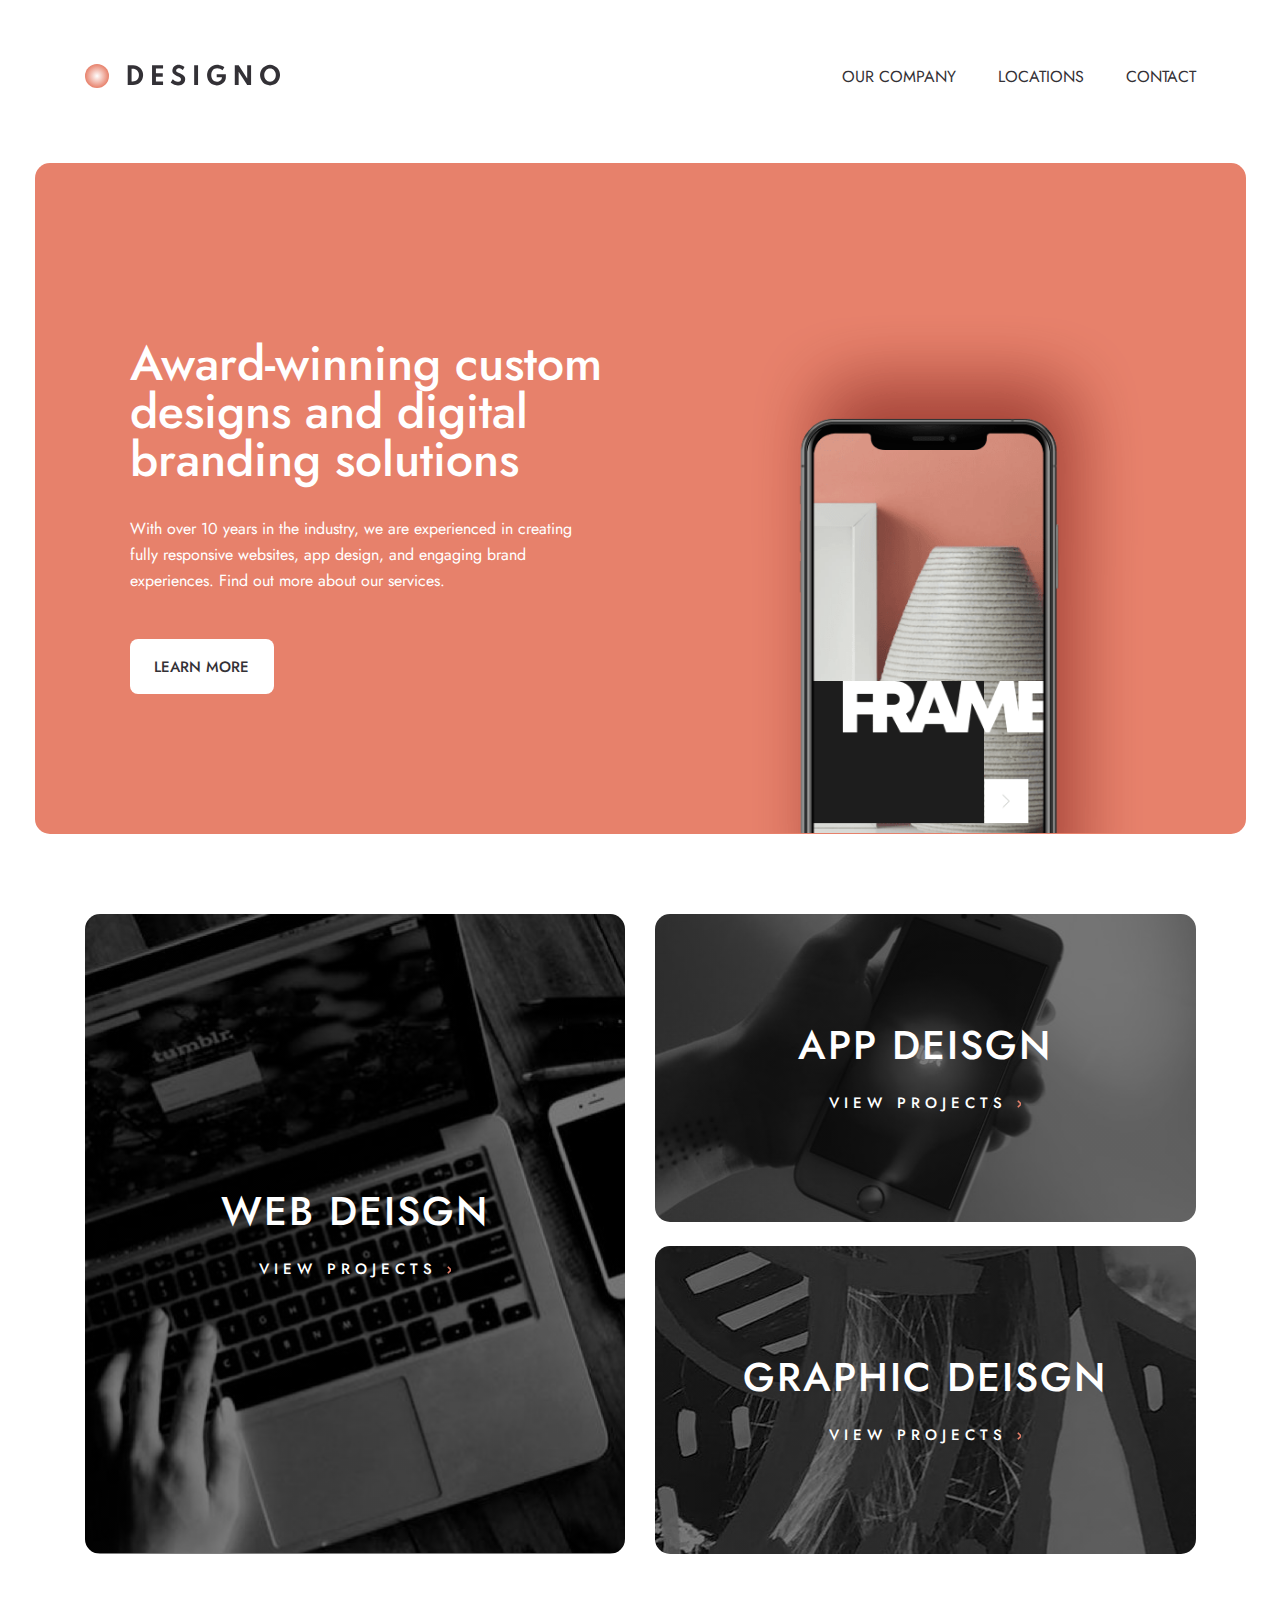
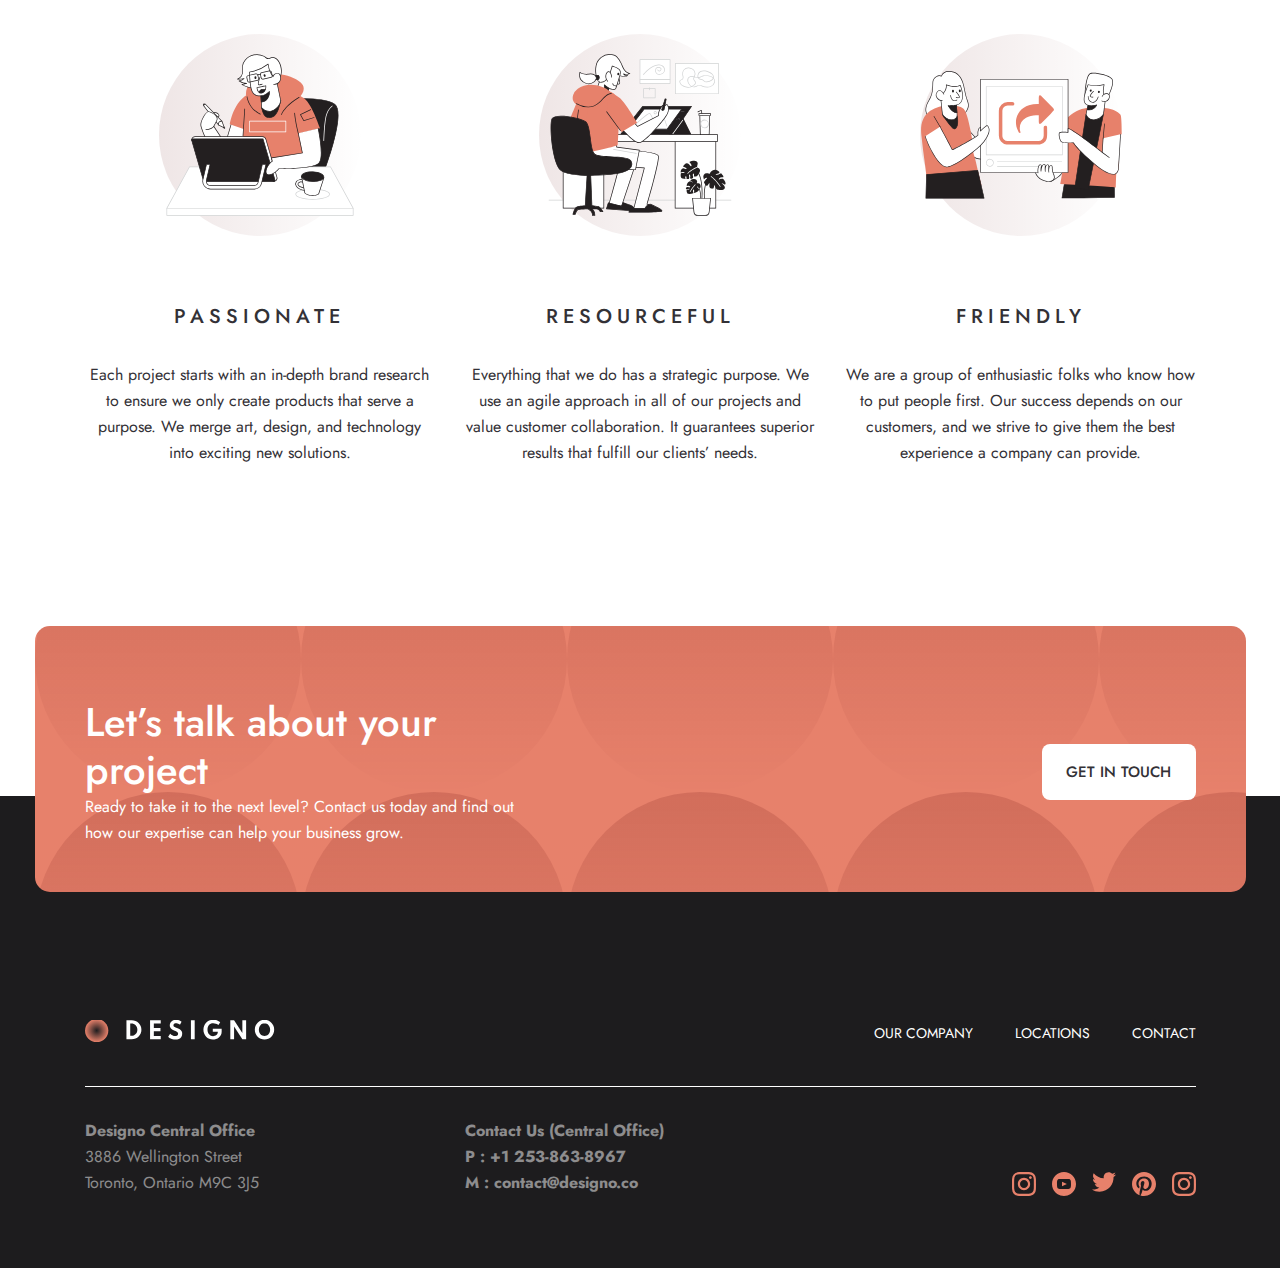
<file: index.html>
<!DOCTYPE html>
<html lang="en">
  <head>
    <meta charset="UTF-8" />
    <meta name="viewport" content="width=device-width, initial-scale=1.0" />
    <title>DESIGNO HOME</title>
    <link rel="stylesheet" href="./styles/style.min.css" />
  </head>
  <body>
    <!-- HEADER START -->
    <header class="header">
      <div class="hedaer__container container">
        <div class="header__logo">
          <a class="hader__logo__link" href="./index.html">
            <img
              class="hedaer__image"
              src="./src/images/home/desktop/Oval.svg"
              alt=""
              width="196"
              height="24"
            />
          </a>
        </div>

        <nav class="sitenav">
          <input id="burger-toggle" type="checkbox" />
          <label for="burger-toggle">
            <span></span>
          </label>
          <ul class="sitenav__list">
            <li class="sitenav__item">
              <a href="./src/pages/about.html" class="sitenav__link"
                >OUR COMPANY</a
              >
            </li>
            <li class="sitenav__item">
              <a href="./src/pages/location.html" class="sitenav__link"
                >LOCATIONS</a
              >
            </li>
            <li class="sitenav__item">
              <a href="./src/pages/contact.html" class="sitenav__link"
                >CONTACT</a
              >
            </li>
          </ul>
        </nav>
      </div>
    </header>
    <!-- HEADER END -->
    <!-- MAIN START -->
    <main class="main">
      <section class="hero">
        <div class="hero__container container">
          <div class="hero__content">
            <h1 class="hero__title">
              Award-winning custom <br />
              designs and digital <br />
              branding solutions
            </h1>
            <p class="hero__subtitle">
              With over 10 years in the industry, we are experienced in creating
              fully responsive websites, app design, and engaging brand
              experiences. Find out more about our services.
            </p>
            <a class="hero__link btn-dark" href="#"> Learn More </a>
          </div>

          <div class="hero__box">
            <div class="hero__box__images">
              <img
                src="./src/images/home/desktop/image-hero-phone.png"
                alt=""
                class="hero__box__image"
                width="572"
                height="540"
              />
            </div>
          </div>
        </div>
      </section>

      <section class="project">
        <div class="project__container container">
          <div class="project__box">
            <a href="./src/pages/project/WebDesign.html" class="project__link">
              <h2 class="project__box__title">Web Deisgn</h2>
              <p class="project__box__subtitle">
                view projects
                <span class="project__box__icon"></span>
              </p>
            </a>
            <a href="./src/pages/project/WebApp.html" class="project__link">
              <h2 class="project__box__title">App Deisgn</h2>
              <p class="project__box__subtitle">
                view projects
                <span class="project__box__icon"></span>
              </p>
            </a>
            <a href="./src/pages/project/WebGraphic.html" class="project__link">
              <h2 class="project__box__title">Graphic Deisgn</h2>
              <p class="project__box__subtitle">
                view projects
                <span class="project__box__icon"></span>
              </p>
            </a>
          </div>
        </div>
      </section>

      <section class="feature">
        <div class="feature__container container">
          <div class="feature__content">
            <div class="feature__box">
              <img
                src="./src/images/home/desktop/illustration-passionate.svg"
                alt=""
                class="feature__box__image"
              />
              <div class="feature__box__content">
                <h4 class="feature__box__title">PASSIONATE</h4>
                <p class="feature__box__subtitle">
                  Each project starts with an in-depth brand research to ensure
                  we only create products that serve a purpose. We merge art,
                  design, and technology into exciting new solutions.
                </p>
              </div>
            </div>
            <div class="feature__box">
              <img
                src="./src/images/home/desktop/illustration-resourceful.svg"
                alt=""
                class="feature__box__image"
              />
              <div class="feature__box__box__content">
                <h4 class="feature__box__title">RESOURCEFUL</h4>
                <p class="feature__box__subtitle">
                  Everything that we do has a strategic purpose. We use an agile
                  approach in all of our projects and value customer
                  collaboration. It guarantees superior results that fulfill our
                  clients’ needs.
                </p>
              </div>
            </div>
            <div class="feature__box">
              <img
                src="./src/images/home/desktop/illustration-friendly.svg"
                alt=""
                class="feature__box__image"
              />

              <div class="feature__box__content">
                <h4 class="feature__box__title">FRIENDLY</h4>
                <p class="feature__box__subtitle">
                  We are a group of enthusiastic folks who know how to put
                  people first. Our success depends on our customers, and we
                  strive to give them the best experience a company can provide.
                </p>
              </div>
            </div>
          </div>
        </div>
      </section>

      <section class="about">
        <div class="about__container container">
          <div class="about__box">
            <h2 class="about__box__titile">Let’s talk about your project</h2>
            <p class="about__box__subtitle">
              Ready to take it to the next level? Contact us today and find out
              how our expertise can help your business grow.
            </p>
          </div>
          <a href="#" class="btn-dark about__link">Get in touch</a>
        </div>
      </section>
    </main>
    <!-- MAIN END -->
    <!-- FOOTER START -->
    <footer class="footer">
      <div class="footer__container container">
        <div class="footer__box">
          <a class="footer__logo__link" href="./index.html">
            <img
              class="footer__image"
              src="./src/images/home/desktop/icon-logo-white.svg"
              alt=""
              width="196"
              height="24"
            />
          </a>

          <div class="footer__divider none"></div>
          <nav class="footer__sitenav">
            <ul class="footer__sitenav__list">
              <li class="footer__sitenav__item">
                <a href="./src/pages/about.html" class="footer__sitenav__link"
                  >OUR COMPANY</a
                >
              </li>
              <li class="footer__sitenav__item">
                <a
                  href="./src/pages/location.html"
                  class="footer__sitenav__link"
                  >LOCATIONS</a
                >
              </li>
              <li class="footer__sitenav__item">
                <a href="./src/pages/contact.html" class="footer__sitenav__link"
                  >CONTACT</a
                >
              </li>
            </ul>
          </nav>
        </div>
        <div class="footer__divider"></div>

        <div class="footer__content">
          <div class="footer__content__box">
            <p class="footer__content__text">Designo Central Office</p>
            <p class="footer__contetn__text">3886 Wellington Street</p>
            <p class="footer__contetn__text">Toronto, Ontario M9C 3J5</p>
          </div>
          <div class="footer__content__box">
            <p class="footer__content__text">Contact Us (Central Office)</p>
            <a class="footer__contetn__link" href="tel:+1 253-863-8967"
              >P : +1 253-863-8967</a
            >
            <a class="footer__contetn__link" href="mailto:contact@designo.co"
              >M : contact@designo.co</a
            >
          </div>

          <div class="footer__content__social">
            <svg
              width="24"
              height="24"
              viewBox="0 0 24 24"
              fill="none"
              xmlns="http://www.w3.org/2000/svg"
            >
              <path
                fill-rule="evenodd"
                clip-rule="evenodd"
                d="M12 0C8.741 0 8.333 0.014 7.053 0.072C2.695 0.272 0.273 2.69 0.073 7.052C0.014 8.333 0 8.741 0 12C0 15.259 0.014 15.668 0.072 16.948C0.272 21.306 2.69 23.728 7.052 23.928C8.333 23.986 8.741 24 12 24C15.259 24 15.668 23.986 16.948 23.928C21.302 23.728 23.73 21.31 23.927 16.948C23.986 15.668 24 15.259 24 12C24 8.741 23.986 8.333 23.928 7.053C23.732 2.699 21.311 0.273 16.949 0.073C15.668 0.014 15.259 0 12 0ZM12 2.163C15.204 2.163 15.584 2.175 16.85 2.233C20.102 2.381 21.621 3.924 21.769 7.152C21.827 8.417 21.838 8.797 21.838 12.001C21.838 15.206 21.826 15.585 21.769 16.85C21.62 20.075 20.105 21.621 16.85 21.769C15.584 21.827 15.206 21.839 12 21.839C8.796 21.839 8.416 21.827 7.151 21.769C3.891 21.62 2.38 20.07 2.232 16.849C2.174 15.584 2.162 15.205 2.162 12C2.162 8.796 2.175 8.417 2.232 7.151C2.381 3.924 3.896 2.38 7.151 2.232C8.417 2.175 8.796 2.163 12 2.163ZM5.838 12C5.838 8.597 8.597 5.838 12 5.838C15.403 5.838 18.162 8.597 18.162 12C18.162 15.404 15.403 18.163 12 18.163C8.597 18.163 5.838 15.403 5.838 12ZM12 16C9.791 16 8 14.21 8 12C8 9.791 9.791 8 12 8C14.209 8 16 9.791 16 12C16 14.21 14.209 16 12 16ZM16.965 5.595C16.965 4.8 17.61 4.155 18.406 4.155C19.201 4.155 19.845 4.8 19.845 5.595C19.845 6.39 19.201 7.035 18.406 7.035C17.61 7.035 16.965 6.39 16.965 5.595Z"
                fill="#E7816B"
              />
            </svg>
            <svg
              width="24"
              height="24"
              viewBox="0 0 24 24"
              fill="none"
              xmlns="http://www.w3.org/2000/svg"
            >
              <path
                fill-rule="evenodd"
                clip-rule="evenodd"
                d="M12 0C5.373 0 0 5.373 0 12C0 18.627 5.373 24 12 24C18.627 24 24 18.627 24 12C24 5.373 18.627 0 12 0ZM16.441 16.892C14.339 17.036 9.657 17.036 7.558 16.892C5.282 16.736 5.017 15.622 5 12C5.017 8.371 5.285 7.264 7.558 7.108C9.657 6.964 14.34 6.964 16.441 7.108C18.718 7.264 18.982 8.378 19 12C18.982 15.629 18.715 16.736 16.441 16.892ZM14.917 11.996L10 9.658V14.342L14.917 11.996Z"
                fill="#E7816B"
              />
            </svg>
            <svg
              width="24"
              height="20"
              viewBox="0 0 24 20"
              fill="none"
              xmlns="http://www.w3.org/2000/svg"
            >
              <path
                id="Path"
                d="M24 2.55705C23.117 2.94905 22.168 3.21305 21.172 3.33205C22.189 2.72305 22.97 1.75805 23.337 0.608047C22.386 1.17205 21.332 1.58205 20.21 1.80305C19.313 0.846047 18.032 0.248047 16.616 0.248047C13.437 0.248047 11.101 3.21405 11.819 6.29305C7.728 6.08805 4.1 4.12805 1.671 1.14905C0.381 3.36205 1.002 6.25705 3.194 7.72305C2.388 7.69705 1.628 7.47605 0.965 7.10705C0.911 9.38805 2.546 11.522 4.914 11.997C4.221 12.185 3.462 12.229 2.69 12.081C3.316 14.037 5.134 15.46 7.29 15.5C5.22 17.123 2.612 17.848 0 17.54C2.179 18.937 4.768 19.752 7.548 19.752C16.69 19.752 21.855 12.031 21.543 5.10605C22.505 4.41105 23.34 3.54405 24 2.55705Z"
                fill="#E7816B"
              />
            </svg>

            <svg
              width="24"
              height="24"
              viewBox="0 0 24 24"
              fill="none"
              xmlns="http://www.w3.org/2000/svg"
            >
              <path
                d="M12 0C5.373 0 0 5.372 0 12C0 17.084 3.163 21.426 7.627 23.174C7.522 22.225 7.427 20.769 7.669 19.733C7.887 18.796 9.076 13.768 9.076 13.768C9.076 13.768 8.717 13.049 8.717 11.986C8.717 10.318 9.684 9.072 10.888 9.072C11.911 9.072 12.406 9.841 12.406 10.762C12.406 11.791 11.751 13.33 11.412 14.757C11.129 15.951 12.011 16.926 13.189 16.926C15.322 16.926 16.961 14.677 16.961 11.431C16.961 8.558 14.897 6.549 11.949 6.549C8.535 6.549 6.531 9.11 6.531 11.756C6.531 12.787 6.928 13.894 7.424 14.494C7.522 14.613 7.536 14.718 7.507 14.839L7.174 16.199C7.121 16.419 7 16.466 6.772 16.36C5.273 15.662 4.336 13.471 4.336 11.711C4.336 7.926 7.086 4.449 12.265 4.449C16.428 4.449 19.663 7.416 19.663 11.38C19.663 15.516 17.056 18.844 13.436 18.844C12.22 18.844 11.077 18.213 10.686 17.466L9.938 20.319C9.667 21.362 8.936 22.669 8.446 23.465C9.57 23.812 10.763 24 12 24C18.627 24 24 18.627 24 12C24 5.372 18.627 0 12 0Z"
                fill="#E7816B"
              />
            </svg>
            <svg
              width="24"
              height="24"
              viewBox="0 0 24 24"
              fill="none"
              xmlns="http://www.w3.org/2000/svg"
            >
              <path
                fill-rule="evenodd"
                clip-rule="evenodd"
                d="M12 0C8.741 0 8.333 0.014 7.053 0.072C2.695 0.272 0.273 2.69 0.073 7.052C0.014 8.333 0 8.741 0 12C0 15.259 0.014 15.668 0.072 16.948C0.272 21.306 2.69 23.728 7.052 23.928C8.333 23.986 8.741 24 12 24C15.259 24 15.668 23.986 16.948 23.928C21.302 23.728 23.73 21.31 23.927 16.948C23.986 15.668 24 15.259 24 12C24 8.741 23.986 8.333 23.928 7.053C23.732 2.699 21.311 0.273 16.949 0.073C15.668 0.014 15.259 0 12 0ZM12 2.163C15.204 2.163 15.584 2.175 16.85 2.233C20.102 2.381 21.621 3.924 21.769 7.152C21.827 8.417 21.838 8.797 21.838 12.001C21.838 15.206 21.826 15.585 21.769 16.85C21.62 20.075 20.105 21.621 16.85 21.769C15.584 21.827 15.206 21.839 12 21.839C8.796 21.839 8.416 21.827 7.151 21.769C3.891 21.62 2.38 20.07 2.232 16.849C2.174 15.584 2.162 15.205 2.162 12C2.162 8.796 2.175 8.417 2.232 7.151C2.381 3.924 3.896 2.38 7.151 2.232C8.417 2.175 8.796 2.163 12 2.163ZM5.838 12C5.838 8.597 8.597 5.838 12 5.838C15.403 5.838 18.162 8.597 18.162 12C18.162 15.404 15.403 18.163 12 18.163C8.597 18.163 5.838 15.403 5.838 12ZM12 16C9.791 16 8 14.21 8 12C8 9.791 9.791 8 12 8C14.209 8 16 9.791 16 12C16 14.21 14.209 16 12 16ZM16.965 5.595C16.965 4.8 17.61 4.155 18.406 4.155C19.201 4.155 19.845 4.8 19.845 5.595C19.845 6.39 19.201 7.035 18.406 7.035C17.61 7.035 16.965 6.39 16.965 5.595Z"
                fill="#E7816B"
              />
            </svg>
          </div>
        </div>
      </div>
    </footer>
    <!-- FOOTER END -->
  </body>
</html>
</file>
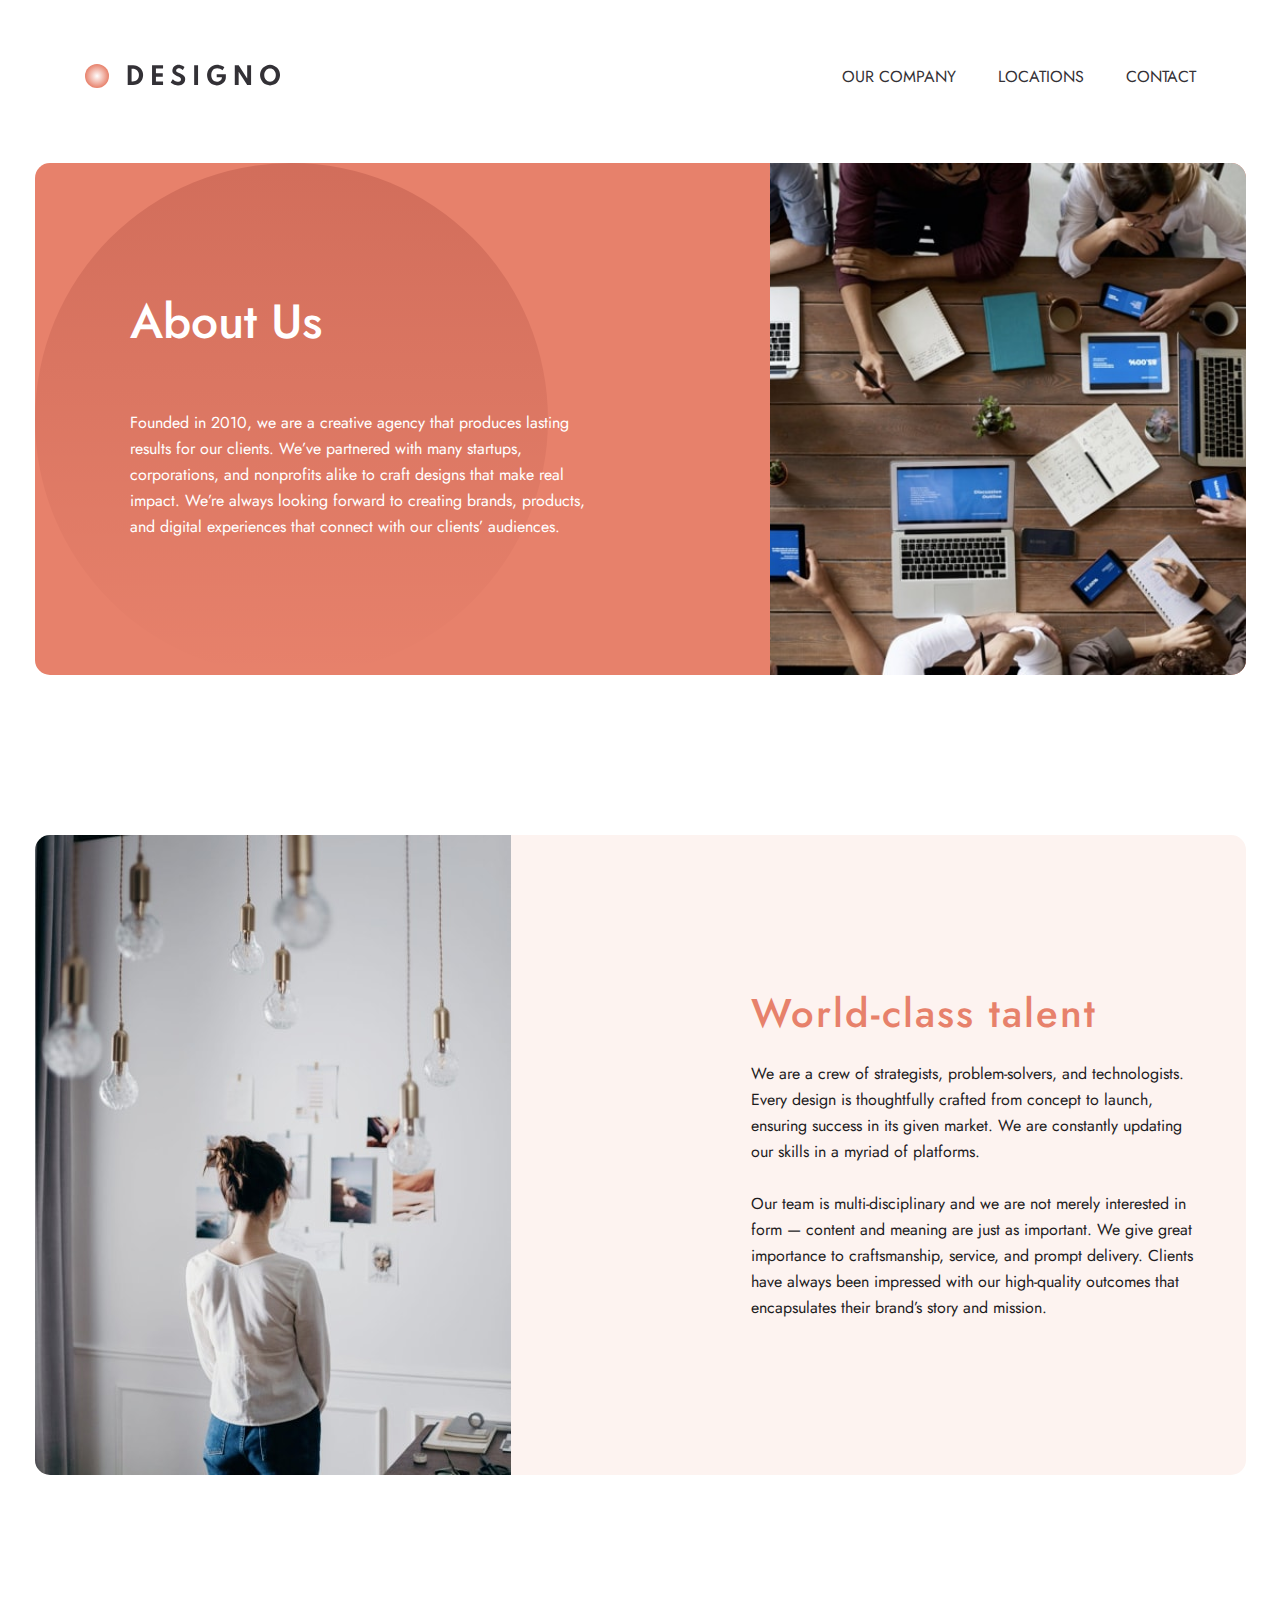
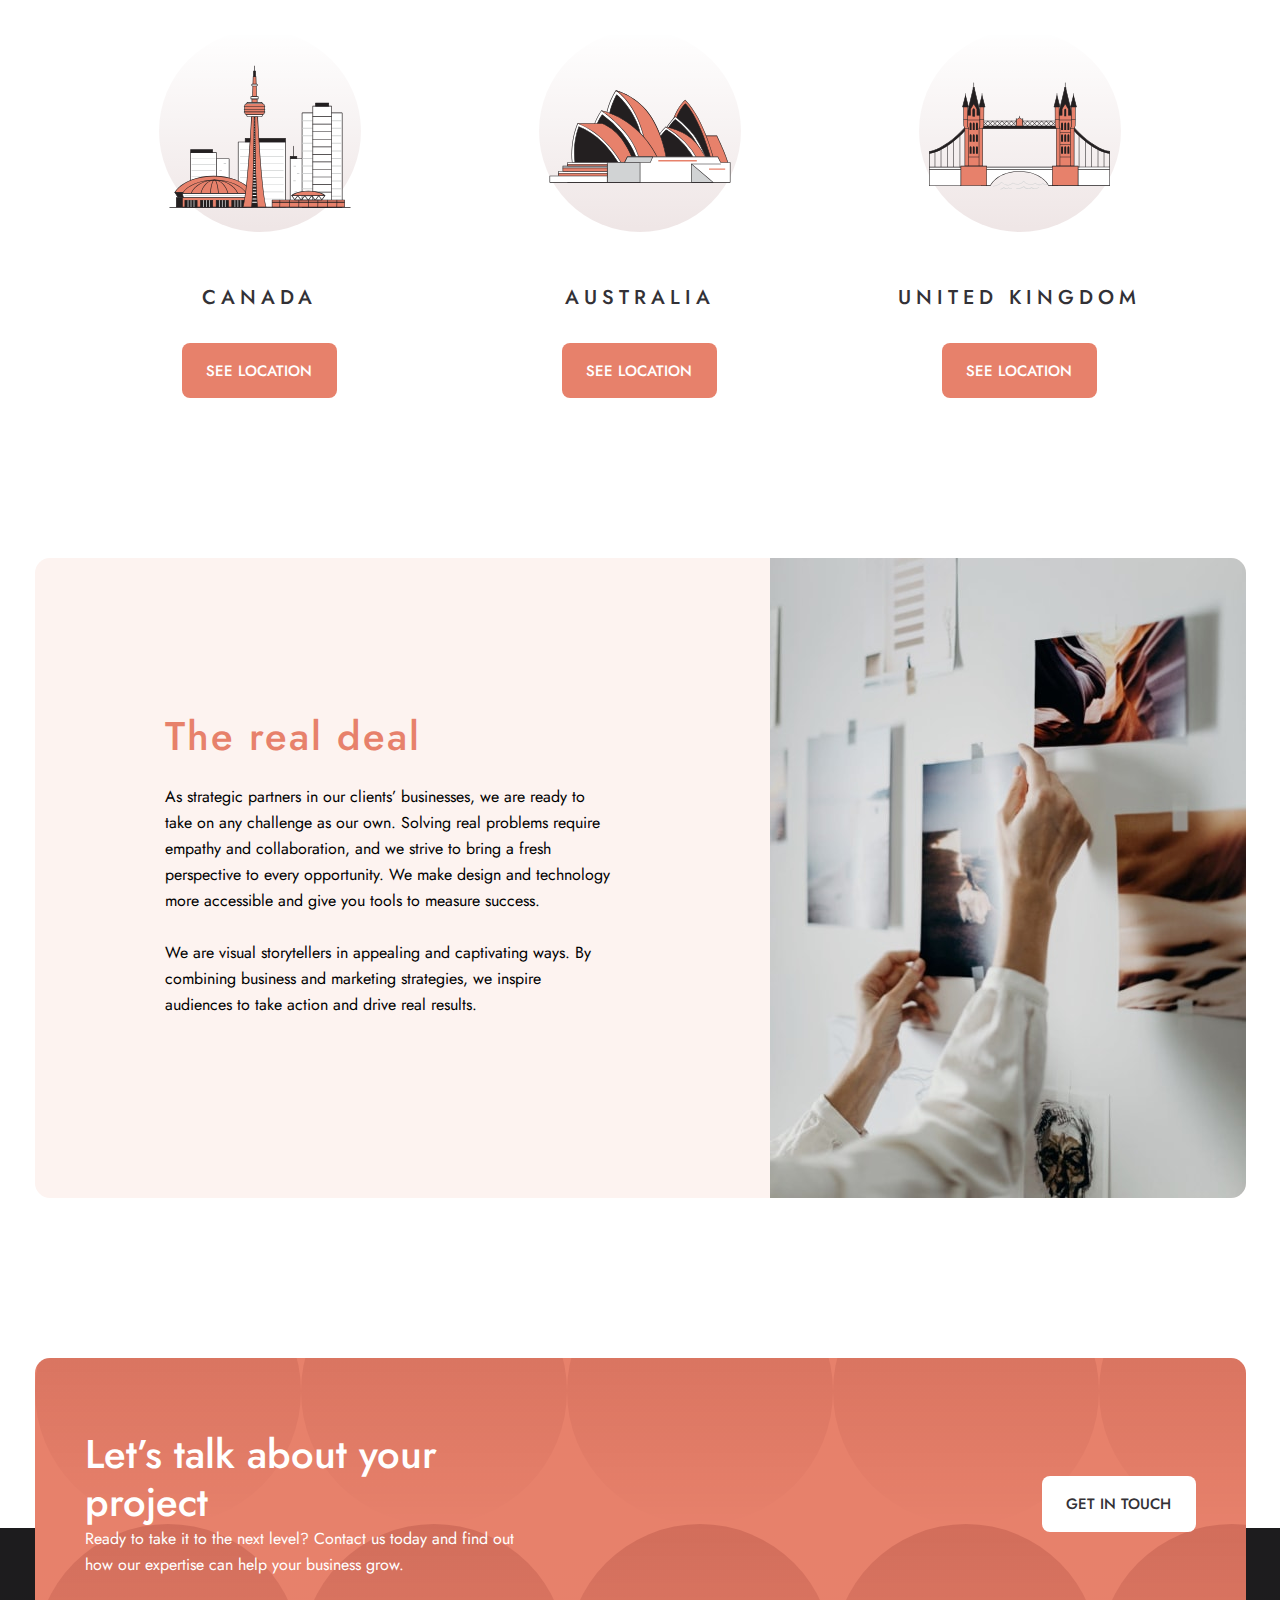
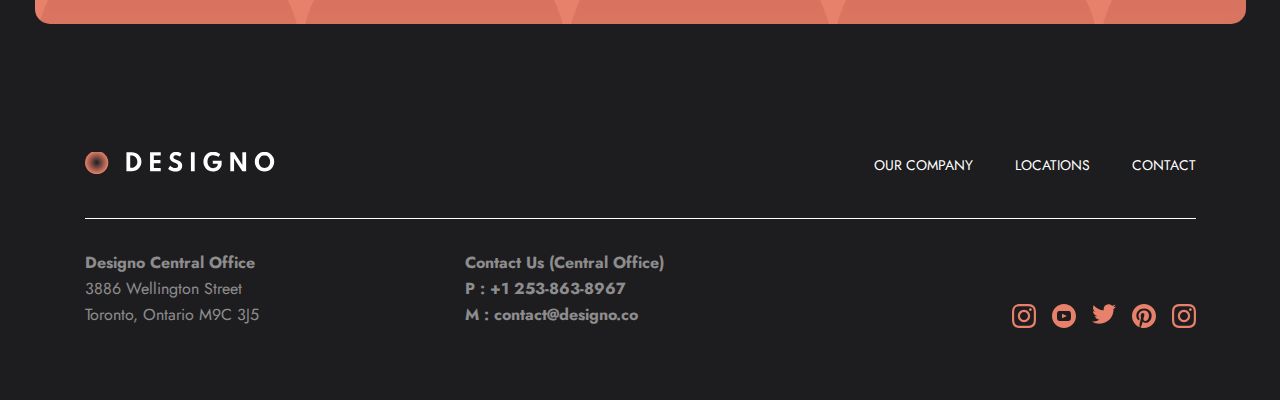
<file: src/pages/about.html>
<!DOCTYPE html>
<html lang="en">
  <head>
    <meta charset="UTF-8" />
    <meta name="viewport" content="width=device-width, initial-scale=1.0" />
    <title>DESIGNO About</title>
    <link rel="stylesheet" href="../../styles/style.min.css" />
  </head>
  <body>
    <!-- HEADER START -->
    <header class="header">
      <div class="hedaer__container container">
        <div class="header__logo">
          <a class="hader__logo__link" href="../../index.html">
            <img
              class="hedaer__image"
              src="../images/home/desktop/Oval.svg"
              alt=""
              width="196"
              height="24"
            />
          </a>
        </div>

        <nav class="sitenav">
          <input id="burger-toggle" type="checkbox" />
          <label for="burger-toggle">
            <span></span>
          </label>
          <ul class="sitenav__list">
            <li class="sitenav__item">
              <a href="./about.html" class="sitenav__link">OUR COMPANY</a>
            </li>
            <li class="sitenav__item">
              <a href="../pages/location.html" class="sitenav__link"
                >LOCATIONS</a
              >
            </li>
            <li class="sitenav__item">
              <a href="../pages/contact.html" class="sitenav__link">CONTACT</a>
            </li>
          </ul>
        </nav>
      </div>
    </header>
    <!-- HEADER END -->
    <!-- MAIN START -->
    <main class="main">
      <section class="hero">
        <div class="about__hero__container container">
          <div class="about__hero__content">
            <h1 class="about__hero__title">About Us</h1>
            <p class="about__hero__subtitle">
              Founded in 2010, we are a creative agency that produces lasting
              results for our clients. We’ve partnered with many startups,
              corporations, and nonprofits alike to craft designs that make real
              impact. We’re always looking forward to creating brands, products,
              and digital experiences that connect with our clients’ audiences.
            </p>
          </div>

          <img
            class="about__hero__image"
            src="../images/about/desktop/image-about-hero.jpg"
            alt=""
            width="476"
            height="480"
          />
        </div>
      </section>

      <section class="talent">
        <div class="talent__container container">
          <img
            class="talent__container__image"
            src="../images/about/desktop/image-world-class-talent.jpg"
            alt=""
            width="476"
            height="640"
          />
          <div class="talent__box">
            <h2 class="talent__title">World-class talent</h2>
            <p class="talent__subtitle">
              We are a crew of strategists, problem-solvers, and technologists.
              Every design is thoughtfully crafted from concept to launch,
              ensuring success in its given market. We are constantly updating
              our skills in a myriad of platforms.
              <br />
              <br />
              Our team is multi-disciplinary and we are not merely interested in
              form — content and meaning are just as important. We give great
              importance to craftsmanship, service, and prompt delivery. Clients
              have always been impressed with our high-quality outcomes that
              encapsulates their brand’s story and mission.
            </p>
          </div>
        </div>
      </section>

      <section class="location">
        <div class="location__container container">
          <div class="location__content">
            <div class="location__content__box">
              <img
                class="location__image"
                src="../images/shared/desktop/illustration-canada.svg"
                alt=""
                width="182"
                height="143"
              />
              <h3 class="location__title">CANADA</h3>
              <a href="./location.html" class="btn-light location__btn"
                >SEE LOCATION</a
              >
            </div>
            <div class="location__content__box">
              <img
                class="location__image"
                src="../images/shared/desktop/illustration-australia.svg"
                alt=""
                width="182"
                height="143"
              />
              <h3 class="location__title">AUSTRALIA</h3>
              <a href="./location.html" class="btn-light location__btn"
                >SEE LOCATION</a
              >
            </div>
            <div class="location__content__box">
              <img
                class="location__image"
                src="../images/shared/desktop/illustration-united-kingdom.svg"
                alt=""
                width="202"
                height="202"
              />
              <h3 class="location__title">UNITED KINGDOM</h3>
              <a href="./location.html" class="btn-light location__btn"
                >SEE LOCATION</a
              >
            </div>
          </div>
        </div>
      </section>

      <section class="deal">
        <div class="deal__container container">
          <div class="deal__box">
            <h2 class="deal__title">The real deal</h2>

            <p class="deal__subtitle">
              As strategic partners in our clients’ businesses, we are ready to
              take on any challenge as our own. Solving real problems require
              empathy and collaboration, and we strive to bring a fresh
              perspective to every opportunity. We make design and technology
              more accessible and give you tools to measure success.
              <br />
              <br />
              We are visual storytellers in appealing and captivating ways. By
              combining business and marketing strategies, we inspire audiences
              to take action and drive real results.
            </p>
          </div>
          <img
            src="../images/about/desktop/image-real-deal.jpg"
            alt=""
            class="deal__image"
          />
        </div>
      </section>

      <section class="about">
        <div class="about__container container">
          <div class="about__box">
            <h2 class="about__box__titile">Let’s talk about your project</h2>
            <p class="about__box__subtitle">
              Ready to take it to the next level? Contact us today and find out
              how our expertise can help your business grow.
            </p>
          </div>
          <a href="#" class="btn-dark about__link">Get in touch</a>
        </div>
      </section>
    </main>
    <!-- MAIN END -->
    <!-- FOOTER START -->
    <footer class="footer">
      <div class="footer__container container">
        <div class="footer__box">
          <a class="footer__logo__link" href="./index.html">
            <img
              class="footer__image"
              src="../images/home/desktop/icon-logo-white.svg"
              alt=""
              width="196"
              height="24"
            />
          </a>

          <div class="footer__divider none"></div>
          <nav class="footer__sitenav">
            <ul class="footer__sitenav__list">
              <li class="footer__sitenav__item">
                <a href="./about.html" class="footer__sitenav__link"
                  >OUR COMPANY</a
                >
              </li>
              <li class="footer__sitenav__item">
                <a href="./location.html" class="footer__sitenav__link"
                  >LOCATIONS</a
                >
              </li>
              <li class="footer__sitenav__item">
                <a href="./contact.html" class="footer__sitenav__link"
                  >CONTACT</a
                >
              </li>
            </ul>
          </nav>
        </div>
        <div class="footer__divider"></div>

        <div class="footer__content">
          <div class="footer__content__box">
            <p class="footer__content__text">Designo Central Office</p>
            <p class="footer__contetn__text">3886 Wellington Street</p>
            <p class="footer__contetn__text">Toronto, Ontario M9C 3J5</p>
          </div>
          <div class="footer__content__box">
            <p class="footer__content__text">Contact Us (Central Office)</p>
            <a class="footer__contetn__link" href="tel:+1 253-863-8967"
              >P : +1 253-863-8967</a
            >
            <a class="footer__contetn__link" href="mailto:contact@designo.co"
              >M : contact@designo.co</a
            >
          </div>

          <div class="footer__content__social">
            <svg
              width="24"
              height="24"
              viewBox="0 0 24 24"
              fill="none"
              xmlns="http://www.w3.org/2000/svg"
            >
              <path
                fill-rule="evenodd"
                clip-rule="evenodd"
                d="M12 0C8.741 0 8.333 0.014 7.053 0.072C2.695 0.272 0.273 2.69 0.073 7.052C0.014 8.333 0 8.741 0 12C0 15.259 0.014 15.668 0.072 16.948C0.272 21.306 2.69 23.728 7.052 23.928C8.333 23.986 8.741 24 12 24C15.259 24 15.668 23.986 16.948 23.928C21.302 23.728 23.73 21.31 23.927 16.948C23.986 15.668 24 15.259 24 12C24 8.741 23.986 8.333 23.928 7.053C23.732 2.699 21.311 0.273 16.949 0.073C15.668 0.014 15.259 0 12 0ZM12 2.163C15.204 2.163 15.584 2.175 16.85 2.233C20.102 2.381 21.621 3.924 21.769 7.152C21.827 8.417 21.838 8.797 21.838 12.001C21.838 15.206 21.826 15.585 21.769 16.85C21.62 20.075 20.105 21.621 16.85 21.769C15.584 21.827 15.206 21.839 12 21.839C8.796 21.839 8.416 21.827 7.151 21.769C3.891 21.62 2.38 20.07 2.232 16.849C2.174 15.584 2.162 15.205 2.162 12C2.162 8.796 2.175 8.417 2.232 7.151C2.381 3.924 3.896 2.38 7.151 2.232C8.417 2.175 8.796 2.163 12 2.163ZM5.838 12C5.838 8.597 8.597 5.838 12 5.838C15.403 5.838 18.162 8.597 18.162 12C18.162 15.404 15.403 18.163 12 18.163C8.597 18.163 5.838 15.403 5.838 12ZM12 16C9.791 16 8 14.21 8 12C8 9.791 9.791 8 12 8C14.209 8 16 9.791 16 12C16 14.21 14.209 16 12 16ZM16.965 5.595C16.965 4.8 17.61 4.155 18.406 4.155C19.201 4.155 19.845 4.8 19.845 5.595C19.845 6.39 19.201 7.035 18.406 7.035C17.61 7.035 16.965 6.39 16.965 5.595Z"
                fill="#E7816B"
              />
            </svg>
            <svg
              width="24"
              height="24"
              viewBox="0 0 24 24"
              fill="none"
              xmlns="http://www.w3.org/2000/svg"
            >
              <path
                fill-rule="evenodd"
                clip-rule="evenodd"
                d="M12 0C5.373 0 0 5.373 0 12C0 18.627 5.373 24 12 24C18.627 24 24 18.627 24 12C24 5.373 18.627 0 12 0ZM16.441 16.892C14.339 17.036 9.657 17.036 7.558 16.892C5.282 16.736 5.017 15.622 5 12C5.017 8.371 5.285 7.264 7.558 7.108C9.657 6.964 14.34 6.964 16.441 7.108C18.718 7.264 18.982 8.378 19 12C18.982 15.629 18.715 16.736 16.441 16.892ZM14.917 11.996L10 9.658V14.342L14.917 11.996Z"
                fill="#E7816B"
              />
            </svg>
            <svg
              width="24"
              height="20"
              viewBox="0 0 24 20"
              fill="none"
              xmlns="http://www.w3.org/2000/svg"
            >
              <path
                id="Path"
                d="M24 2.55705C23.117 2.94905 22.168 3.21305 21.172 3.33205C22.189 2.72305 22.97 1.75805 23.337 0.608047C22.386 1.17205 21.332 1.58205 20.21 1.80305C19.313 0.846047 18.032 0.248047 16.616 0.248047C13.437 0.248047 11.101 3.21405 11.819 6.29305C7.728 6.08805 4.1 4.12805 1.671 1.14905C0.381 3.36205 1.002 6.25705 3.194 7.72305C2.388 7.69705 1.628 7.47605 0.965 7.10705C0.911 9.38805 2.546 11.522 4.914 11.997C4.221 12.185 3.462 12.229 2.69 12.081C3.316 14.037 5.134 15.46 7.29 15.5C5.22 17.123 2.612 17.848 0 17.54C2.179 18.937 4.768 19.752 7.548 19.752C16.69 19.752 21.855 12.031 21.543 5.10605C22.505 4.41105 23.34 3.54405 24 2.55705Z"
                fill="#E7816B"
              />
            </svg>

            <svg
              width="24"
              height="24"
              viewBox="0 0 24 24"
              fill="none"
              xmlns="http://www.w3.org/2000/svg"
            >
              <path
                d="M12 0C5.373 0 0 5.372 0 12C0 17.084 3.163 21.426 7.627 23.174C7.522 22.225 7.427 20.769 7.669 19.733C7.887 18.796 9.076 13.768 9.076 13.768C9.076 13.768 8.717 13.049 8.717 11.986C8.717 10.318 9.684 9.072 10.888 9.072C11.911 9.072 12.406 9.841 12.406 10.762C12.406 11.791 11.751 13.33 11.412 14.757C11.129 15.951 12.011 16.926 13.189 16.926C15.322 16.926 16.961 14.677 16.961 11.431C16.961 8.558 14.897 6.549 11.949 6.549C8.535 6.549 6.531 9.11 6.531 11.756C6.531 12.787 6.928 13.894 7.424 14.494C7.522 14.613 7.536 14.718 7.507 14.839L7.174 16.199C7.121 16.419 7 16.466 6.772 16.36C5.273 15.662 4.336 13.471 4.336 11.711C4.336 7.926 7.086 4.449 12.265 4.449C16.428 4.449 19.663 7.416 19.663 11.38C19.663 15.516 17.056 18.844 13.436 18.844C12.22 18.844 11.077 18.213 10.686 17.466L9.938 20.319C9.667 21.362 8.936 22.669 8.446 23.465C9.57 23.812 10.763 24 12 24C18.627 24 24 18.627 24 12C24 5.372 18.627 0 12 0Z"
                fill="#E7816B"
              />
            </svg>
            <svg
              width="24"
              height="24"
              viewBox="0 0 24 24"
              fill="none"
              xmlns="http://www.w3.org/2000/svg"
            >
              <path
                fill-rule="evenodd"
                clip-rule="evenodd"
                d="M12 0C8.741 0 8.333 0.014 7.053 0.072C2.695 0.272 0.273 2.69 0.073 7.052C0.014 8.333 0 8.741 0 12C0 15.259 0.014 15.668 0.072 16.948C0.272 21.306 2.69 23.728 7.052 23.928C8.333 23.986 8.741 24 12 24C15.259 24 15.668 23.986 16.948 23.928C21.302 23.728 23.73 21.31 23.927 16.948C23.986 15.668 24 15.259 24 12C24 8.741 23.986 8.333 23.928 7.053C23.732 2.699 21.311 0.273 16.949 0.073C15.668 0.014 15.259 0 12 0ZM12 2.163C15.204 2.163 15.584 2.175 16.85 2.233C20.102 2.381 21.621 3.924 21.769 7.152C21.827 8.417 21.838 8.797 21.838 12.001C21.838 15.206 21.826 15.585 21.769 16.85C21.62 20.075 20.105 21.621 16.85 21.769C15.584 21.827 15.206 21.839 12 21.839C8.796 21.839 8.416 21.827 7.151 21.769C3.891 21.62 2.38 20.07 2.232 16.849C2.174 15.584 2.162 15.205 2.162 12C2.162 8.796 2.175 8.417 2.232 7.151C2.381 3.924 3.896 2.38 7.151 2.232C8.417 2.175 8.796 2.163 12 2.163ZM5.838 12C5.838 8.597 8.597 5.838 12 5.838C15.403 5.838 18.162 8.597 18.162 12C18.162 15.404 15.403 18.163 12 18.163C8.597 18.163 5.838 15.403 5.838 12ZM12 16C9.791 16 8 14.21 8 12C8 9.791 9.791 8 12 8C14.209 8 16 9.791 16 12C16 14.21 14.209 16 12 16ZM16.965 5.595C16.965 4.8 17.61 4.155 18.406 4.155C19.201 4.155 19.845 4.8 19.845 5.595C19.845 6.39 19.201 7.035 18.406 7.035C17.61 7.035 16.965 6.39 16.965 5.595Z"
                fill="#E7816B"
              />
            </svg>
          </div>
        </div>
      </div>
    </footer>
    <!-- FOOTER END -->
  </body>
</html>
</file>
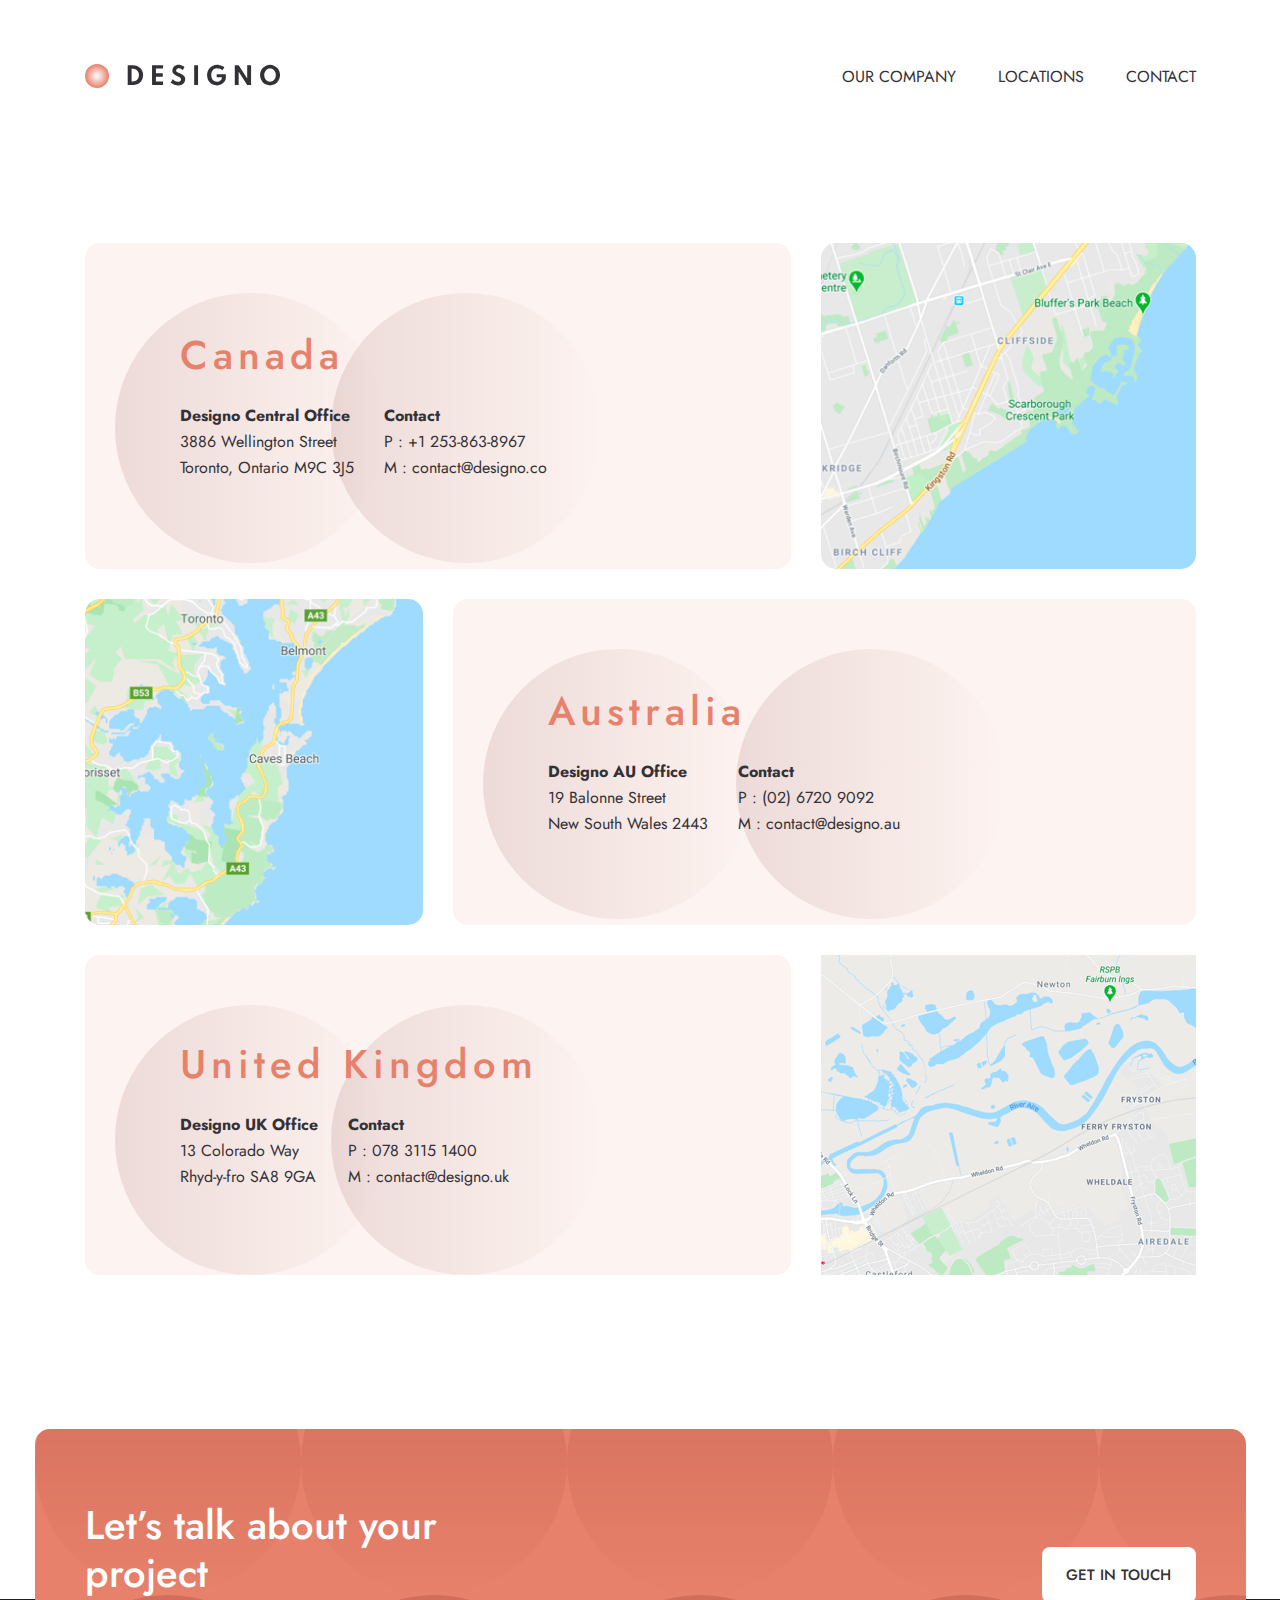
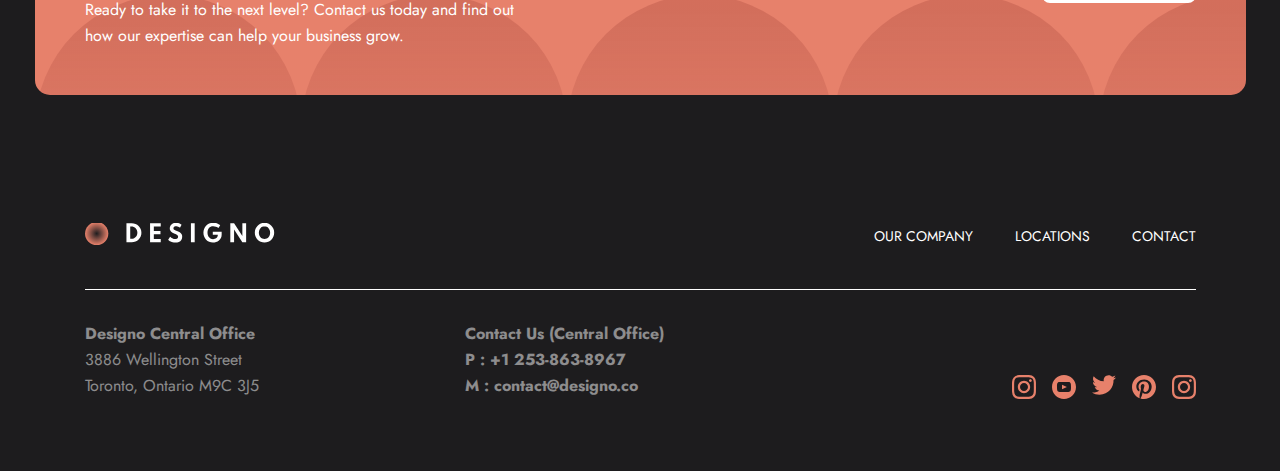
<file: src/pages/location.html>
<!DOCTYPE html>
<html lang="en">
  <head>
    <meta charset="UTF-8" />
    <meta name="viewport" content="width=device-width, initial-scale=1.0" />
    <title>DESIGNO location</title>
    <link rel="stylesheet" href="../../styles/style.min.css" />
  </head>
  <body>
    <!-- HEADER START -->
    <header class="header">
      <div class="hedaer__container container">
        <div class="header__logo">
          <a class="hader__logo__link" href="../../index.html">
            <img
              class="hedaer__image"
              src="../images/home/desktop/Oval.svg"
              alt=""
              width="196"
              height="24"
            />
          </a>
        </div>

        <nav class="sitenav">
          <input id="burger-toggle" type="checkbox" />
          <label for="burger-toggle">
            <span></span>
          </label>
          <ul class="sitenav__list">
            <li class="sitenav__item">
              <a href="./about.html" class="sitenav__link">OUR COMPANY</a>
            </li>
            <li class="sitenav__item">
              <a href="../pages/location.html" class="sitenav__link"
                >LOCATIONS</a
              >
            </li>
            <li class="sitenav__item">
              <a href="./contact.html" class="sitenav__link">CONTACT</a>
            </li>
          </ul>
        </nav>
      </div>
    </header>
    <!-- HEADER END -->
    <!-- MAIN START -->
    <main class="main">
      <section class="hero"></section>
      <section class="location-hero">
        <div class="location-hero__container container">
          <div class="location-hero__box">
            <h3 class="location-hero__box__title">Canada</h3>
            <div class="location-hero__box__content">
              <div class="location-hero__box__content__box">
                <p class="location-hero__box__content__box__title">
                  Designo Central Office
                </p>
                <p class="location-hero__box__content__box__text">
                  3886 Wellington Street <br />Toronto, Ontario M9C 3J5
                </p>
              </div>
              <div class="location-hero__box__content__box">
                <p class="location-hero__box__content__box__title">Contact</p>
                <a
                  href="tel:+1 253-863-8967"
                  class="location-hero__box__content__box__link"
                  >P : +1 253-863-8967</a
                >
                <a
                  href="https://mail.google.com/mail"
                  class="location-hero__box__content__box__link"
                >
                  M : contact@designo.co</a
                >
              </div>
            </div>
          </div>

          <div class="location-hero__box">
            <img
              class="location-hero__box__image"
              src="../images/locations/desktop/image-map-canada.png"
              alt=""
            />
          </div>

          <div class="location-hero__box">
            <img
              class="location-hero__box__image"
              src="../images/locations/desktop/image-map-australia.png"
              alt=""
            />
          </div>

          <div class="location-hero__box">
            <h3 class="location-hero__box__title">Australia</h3>
            <div class="location-hero__box__content">
              <div class="location-hero__box__content__box">
                <p class="location-hero__box__content__box__title">
                  Designo AU Office
                </p>
                <p class="location-hero__box__content__box__text">
                  19 Balonne Street <br />New South Wales 2443
                </p>
              </div>
              <div class="location-hero__box__content__box">
                <p class="location-hero__box__content__box__title">Contact</p>
                <a
                  href="tel:(02) 6720 9092"
                  class="location-hero__box__content__box__link"
                  >P : (02) 6720 9092</a
                >
                <a
                  href="https://mail.google.com/mail"
                  class="location-hero__box__content__box__link"
                >
                  M : contact@designo.au</a
                >
              </div>
            </div>
          </div>

          <div class="location-hero__box">
            <h3 class="location-hero__box__title">United Kingdom</h3>
            <div class="location-hero__box__content">
              <div class="location-hero__box__content__box">
                <p class="location-hero__box__content__box__title">
                  Designo UK Office
                </p>
                <p class="location-hero__box__content__box__text">
                  13 Colorado Way <br />Rhyd-y-fro SA8 9GA
                </p>
              </div>
              <div class="location-hero__box__content__box">
                <p class="location-hero__box__content__box__title">Contact</p>
                <a
                  href="tel: 078 3115 1400"
                  class="location-hero__box__content__box__link"
                  >P : 078 3115 1400</a
                >
                <a
                  href="https://mail.google.com/mail"
                  class="location-hero__box__content__box__link"
                >
                  M : contact@designo.uk</a
                >
              </div>
            </div>
          </div>

          <div class="location-hero__box">
            <img
              class=".location-hero__box__image"
              src="../images/locations/desktop/image-map-united-kingdom.png"
              alt=""
            />
          </div>
        </div>
      </section>

      <section class="about">
        <div class="about__container container">
          <div class="about__box">
            <h2 class="about__box__titile">Let’s talk about your project</h2>
            <p class="about__box__subtitle">
              Ready to take it to the next level? Contact us today and find out
              how our expertise can help your business grow.
            </p>
          </div>
          <a href="#" class="btn-dark about__link">Get in touch</a>
        </div>
      </section>
    </main>
    <!-- MAIN END -->
    <!-- FOOTER START -->
    <footer class="footer">
      <div class="footer__container container">
        <div class="footer__box">
          <a class="footer__logo__link" href="./index.html">
            <img
              class="footer__image"
              src="../images/home/desktop/icon-logo-white.svg"
              alt=""
              width="196"
              height="24"
            />
          </a>

          <div class="footer__divider none"></div>
          <nav class="footer__sitenav">
            <ul class="footer__sitenav__list">
              <li class="footer__sitenav__item">
                <a href="../pages/about.html" class="footer__sitenav__link"
                  >OUR COMPANY</a
                >
              </li>
              <li class="footer__sitenav__item">
                <a href="../pages/location.html" class="footer__sitenav__link"
                  >LOCATIONS</a
                >
              </li>
              <li class="footer__sitenav__item">
                <a href="../pages/contact.html" class="footer__sitenav__link"
                  >CONTACT</a
                >
              </li>
            </ul>
          </nav>
        </div>
        <div class="footer__divider"></div>

        <div class="footer__content">
          <div class="footer__content__box">
            <p class="footer__content__text">Designo Central Office</p>
            <p class="footer__contetn__text">3886 Wellington Street</p>
            <p class="footer__contetn__text">Toronto, Ontario M9C 3J5</p>
          </div>
          <div class="footer__content__box">
            <p class="footer__content__text">Contact Us (Central Office)</p>
            <a class="footer__contetn__link" href="tel:+1 253-863-8967"
              >P : +1 253-863-8967</a
            >
            <a class="footer__contetn__link" href="mailto:contact@designo.co"
              >M : contact@designo.co</a
            >
          </div>

          <div class="footer__content__social">
            <svg
              width="24"
              height="24"
              viewBox="0 0 24 24"
              fill="none"
              xmlns="http://www.w3.org/2000/svg"
            >
              <path
                fill-rule="evenodd"
                clip-rule="evenodd"
                d="M12 0C8.741 0 8.333 0.014 7.053 0.072C2.695 0.272 0.273 2.69 0.073 7.052C0.014 8.333 0 8.741 0 12C0 15.259 0.014 15.668 0.072 16.948C0.272 21.306 2.69 23.728 7.052 23.928C8.333 23.986 8.741 24 12 24C15.259 24 15.668 23.986 16.948 23.928C21.302 23.728 23.73 21.31 23.927 16.948C23.986 15.668 24 15.259 24 12C24 8.741 23.986 8.333 23.928 7.053C23.732 2.699 21.311 0.273 16.949 0.073C15.668 0.014 15.259 0 12 0ZM12 2.163C15.204 2.163 15.584 2.175 16.85 2.233C20.102 2.381 21.621 3.924 21.769 7.152C21.827 8.417 21.838 8.797 21.838 12.001C21.838 15.206 21.826 15.585 21.769 16.85C21.62 20.075 20.105 21.621 16.85 21.769C15.584 21.827 15.206 21.839 12 21.839C8.796 21.839 8.416 21.827 7.151 21.769C3.891 21.62 2.38 20.07 2.232 16.849C2.174 15.584 2.162 15.205 2.162 12C2.162 8.796 2.175 8.417 2.232 7.151C2.381 3.924 3.896 2.38 7.151 2.232C8.417 2.175 8.796 2.163 12 2.163ZM5.838 12C5.838 8.597 8.597 5.838 12 5.838C15.403 5.838 18.162 8.597 18.162 12C18.162 15.404 15.403 18.163 12 18.163C8.597 18.163 5.838 15.403 5.838 12ZM12 16C9.791 16 8 14.21 8 12C8 9.791 9.791 8 12 8C14.209 8 16 9.791 16 12C16 14.21 14.209 16 12 16ZM16.965 5.595C16.965 4.8 17.61 4.155 18.406 4.155C19.201 4.155 19.845 4.8 19.845 5.595C19.845 6.39 19.201 7.035 18.406 7.035C17.61 7.035 16.965 6.39 16.965 5.595Z"
                fill="#E7816B"
              />
            </svg>
            <svg
              width="24"
              height="24"
              viewBox="0 0 24 24"
              fill="none"
              xmlns="http://www.w3.org/2000/svg"
            >
              <path
                fill-rule="evenodd"
                clip-rule="evenodd"
                d="M12 0C5.373 0 0 5.373 0 12C0 18.627 5.373 24 12 24C18.627 24 24 18.627 24 12C24 5.373 18.627 0 12 0ZM16.441 16.892C14.339 17.036 9.657 17.036 7.558 16.892C5.282 16.736 5.017 15.622 5 12C5.017 8.371 5.285 7.264 7.558 7.108C9.657 6.964 14.34 6.964 16.441 7.108C18.718 7.264 18.982 8.378 19 12C18.982 15.629 18.715 16.736 16.441 16.892ZM14.917 11.996L10 9.658V14.342L14.917 11.996Z"
                fill="#E7816B"
              />
            </svg>
            <svg
              width="24"
              height="20"
              viewBox="0 0 24 20"
              fill="none"
              xmlns="http://www.w3.org/2000/svg"
            >
              <path
                id="Path"
                d="M24 2.55705C23.117 2.94905 22.168 3.21305 21.172 3.33205C22.189 2.72305 22.97 1.75805 23.337 0.608047C22.386 1.17205 21.332 1.58205 20.21 1.80305C19.313 0.846047 18.032 0.248047 16.616 0.248047C13.437 0.248047 11.101 3.21405 11.819 6.29305C7.728 6.08805 4.1 4.12805 1.671 1.14905C0.381 3.36205 1.002 6.25705 3.194 7.72305C2.388 7.69705 1.628 7.47605 0.965 7.10705C0.911 9.38805 2.546 11.522 4.914 11.997C4.221 12.185 3.462 12.229 2.69 12.081C3.316 14.037 5.134 15.46 7.29 15.5C5.22 17.123 2.612 17.848 0 17.54C2.179 18.937 4.768 19.752 7.548 19.752C16.69 19.752 21.855 12.031 21.543 5.10605C22.505 4.41105 23.34 3.54405 24 2.55705Z"
                fill="#E7816B"
              />
            </svg>

            <svg
              width="24"
              height="24"
              viewBox="0 0 24 24"
              fill="none"
              xmlns="http://www.w3.org/2000/svg"
            >
              <path
                d="M12 0C5.373 0 0 5.372 0 12C0 17.084 3.163 21.426 7.627 23.174C7.522 22.225 7.427 20.769 7.669 19.733C7.887 18.796 9.076 13.768 9.076 13.768C9.076 13.768 8.717 13.049 8.717 11.986C8.717 10.318 9.684 9.072 10.888 9.072C11.911 9.072 12.406 9.841 12.406 10.762C12.406 11.791 11.751 13.33 11.412 14.757C11.129 15.951 12.011 16.926 13.189 16.926C15.322 16.926 16.961 14.677 16.961 11.431C16.961 8.558 14.897 6.549 11.949 6.549C8.535 6.549 6.531 9.11 6.531 11.756C6.531 12.787 6.928 13.894 7.424 14.494C7.522 14.613 7.536 14.718 7.507 14.839L7.174 16.199C7.121 16.419 7 16.466 6.772 16.36C5.273 15.662 4.336 13.471 4.336 11.711C4.336 7.926 7.086 4.449 12.265 4.449C16.428 4.449 19.663 7.416 19.663 11.38C19.663 15.516 17.056 18.844 13.436 18.844C12.22 18.844 11.077 18.213 10.686 17.466L9.938 20.319C9.667 21.362 8.936 22.669 8.446 23.465C9.57 23.812 10.763 24 12 24C18.627 24 24 18.627 24 12C24 5.372 18.627 0 12 0Z"
                fill="#E7816B"
              />
            </svg>
            <svg
              width="24"
              height="24"
              viewBox="0 0 24 24"
              fill="none"
              xmlns="http://www.w3.org/2000/svg"
            >
              <path
                fill-rule="evenodd"
                clip-rule="evenodd"
                d="M12 0C8.741 0 8.333 0.014 7.053 0.072C2.695 0.272 0.273 2.69 0.073 7.052C0.014 8.333 0 8.741 0 12C0 15.259 0.014 15.668 0.072 16.948C0.272 21.306 2.69 23.728 7.052 23.928C8.333 23.986 8.741 24 12 24C15.259 24 15.668 23.986 16.948 23.928C21.302 23.728 23.73 21.31 23.927 16.948C23.986 15.668 24 15.259 24 12C24 8.741 23.986 8.333 23.928 7.053C23.732 2.699 21.311 0.273 16.949 0.073C15.668 0.014 15.259 0 12 0ZM12 2.163C15.204 2.163 15.584 2.175 16.85 2.233C20.102 2.381 21.621 3.924 21.769 7.152C21.827 8.417 21.838 8.797 21.838 12.001C21.838 15.206 21.826 15.585 21.769 16.85C21.62 20.075 20.105 21.621 16.85 21.769C15.584 21.827 15.206 21.839 12 21.839C8.796 21.839 8.416 21.827 7.151 21.769C3.891 21.62 2.38 20.07 2.232 16.849C2.174 15.584 2.162 15.205 2.162 12C2.162 8.796 2.175 8.417 2.232 7.151C2.381 3.924 3.896 2.38 7.151 2.232C8.417 2.175 8.796 2.163 12 2.163ZM5.838 12C5.838 8.597 8.597 5.838 12 5.838C15.403 5.838 18.162 8.597 18.162 12C18.162 15.404 15.403 18.163 12 18.163C8.597 18.163 5.838 15.403 5.838 12ZM12 16C9.791 16 8 14.21 8 12C8 9.791 9.791 8 12 8C14.209 8 16 9.791 16 12C16 14.21 14.209 16 12 16ZM16.965 5.595C16.965 4.8 17.61 4.155 18.406 4.155C19.201 4.155 19.845 4.8 19.845 5.595C19.845 6.39 19.201 7.035 18.406 7.035C17.61 7.035 16.965 6.39 16.965 5.595Z"
                fill="#E7816B"
              />
            </svg>
          </div>
        </div>
      </div>
    </footer>
    <!-- FOOTER END -->
  </body>
</html>
</file>
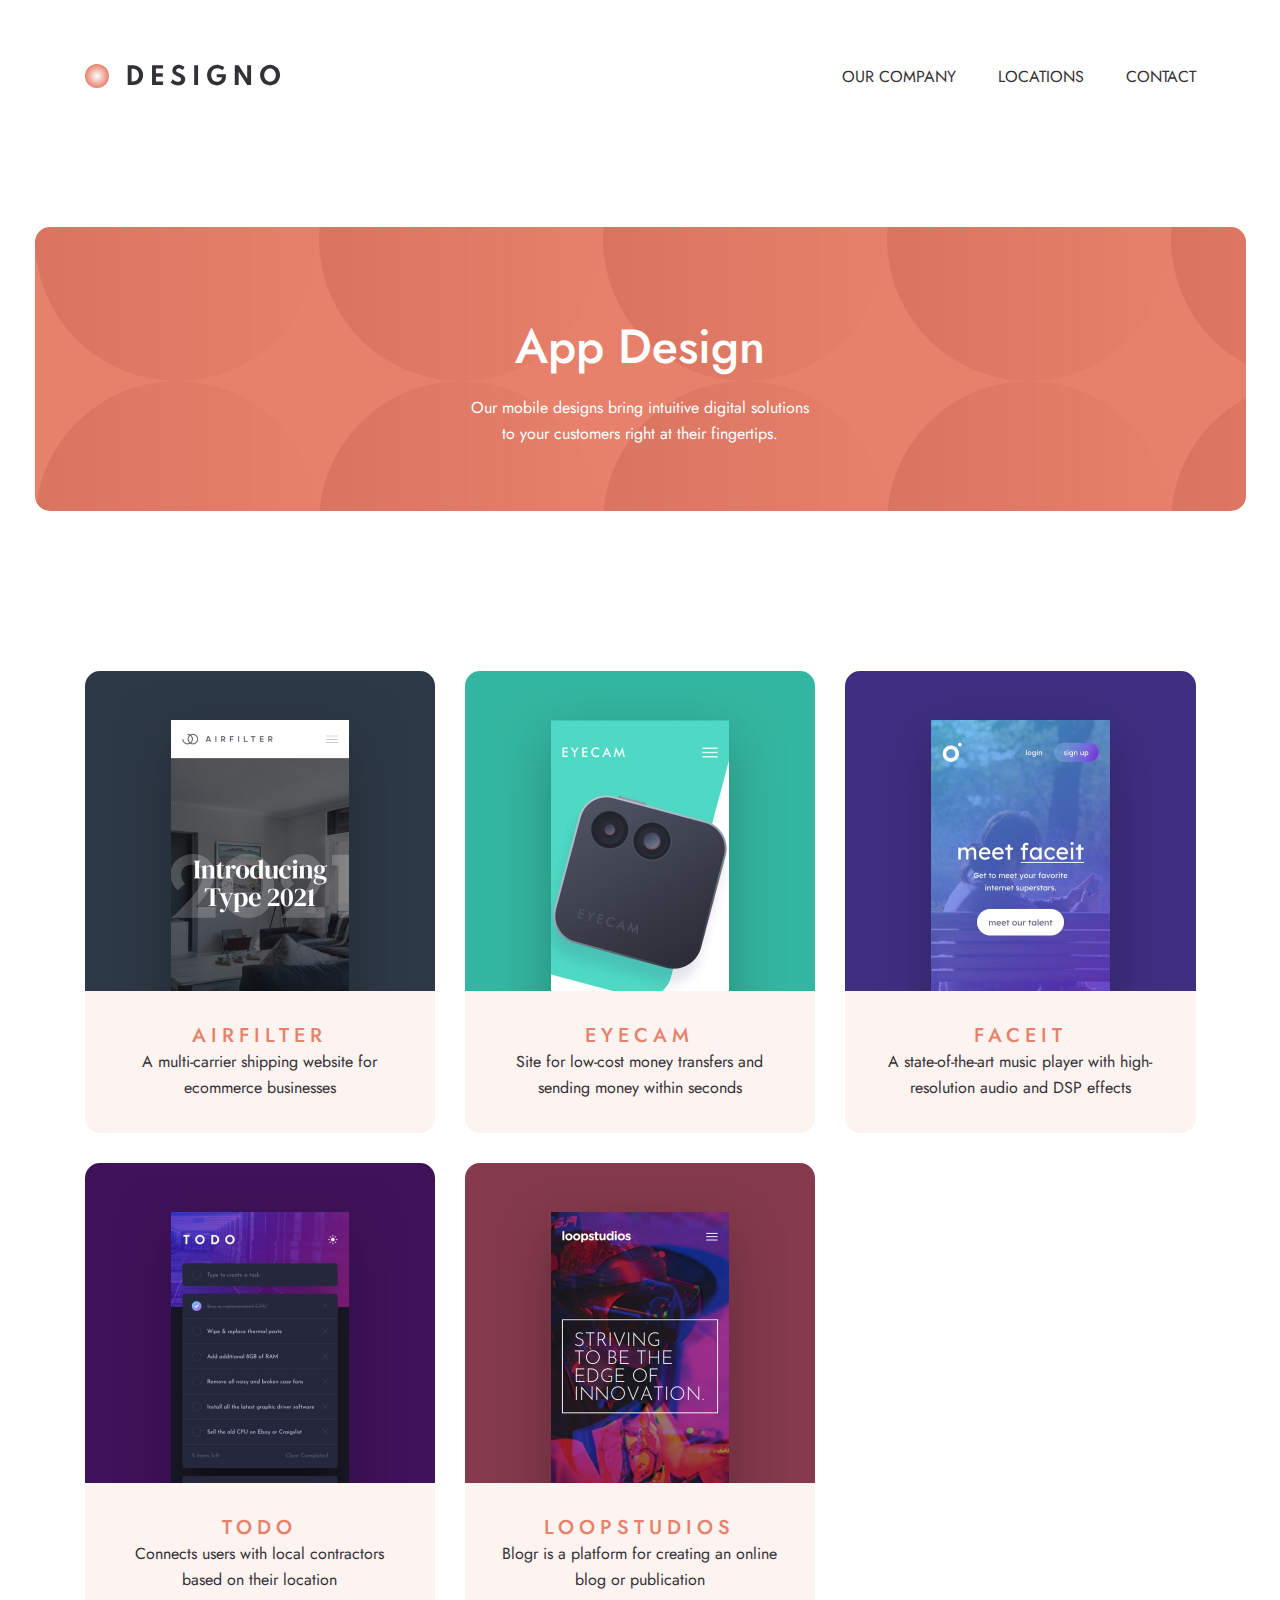
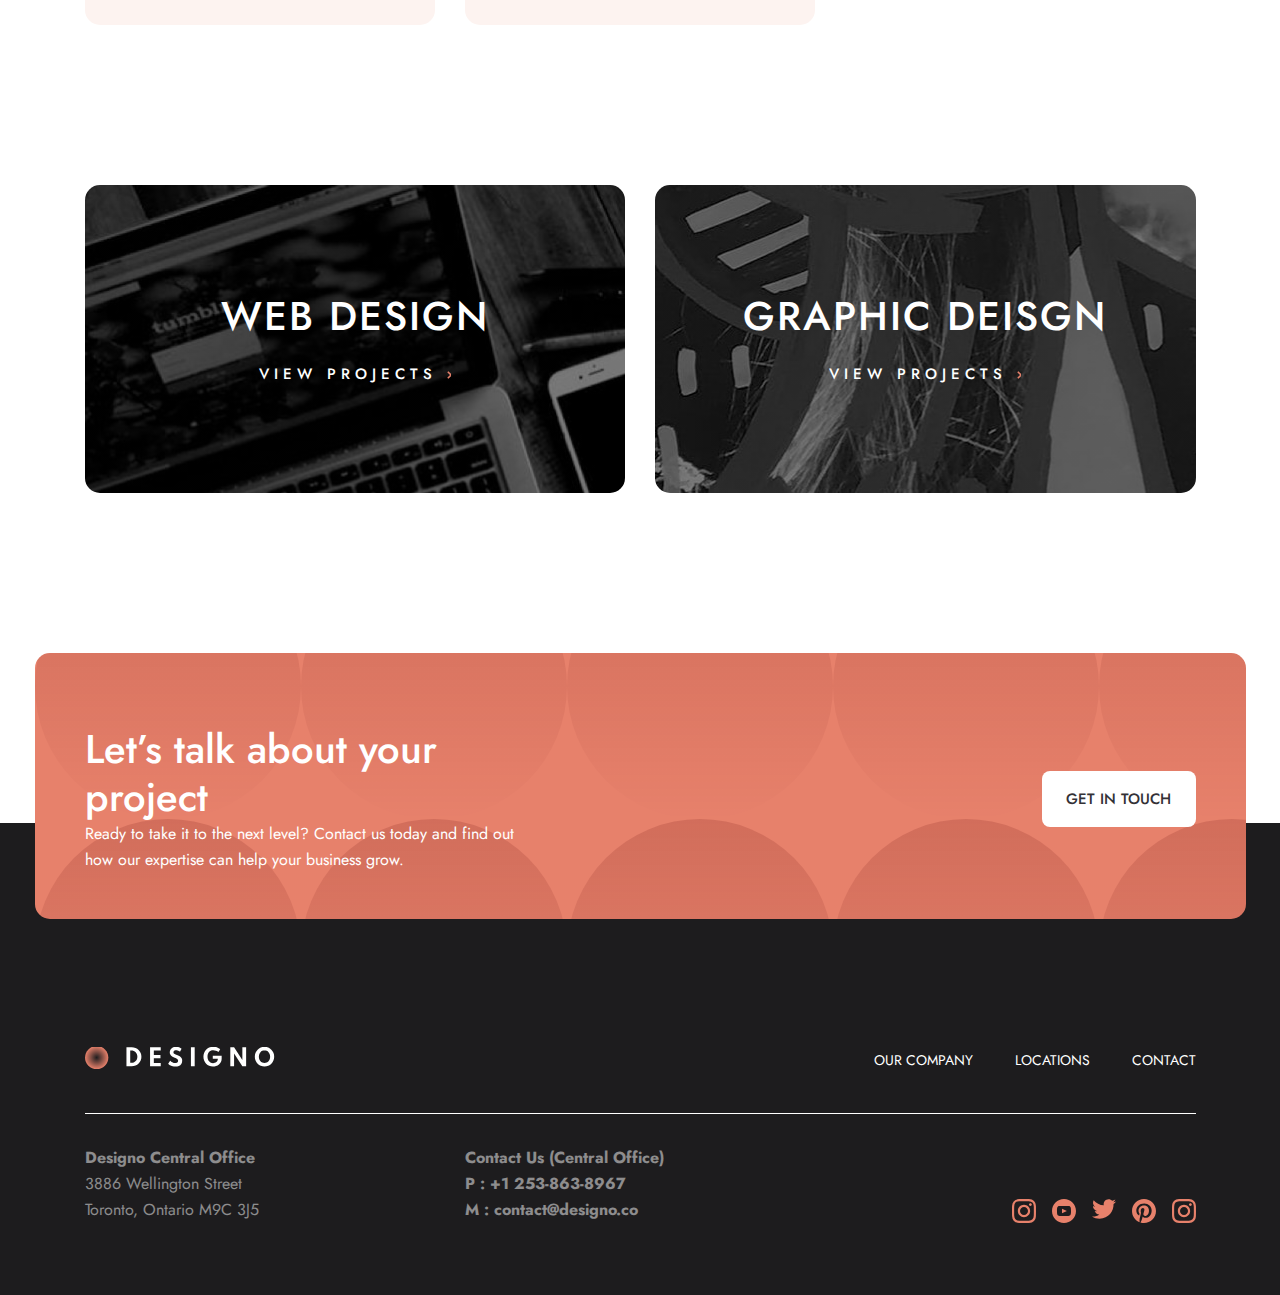
<file: src/pages/project/WebApp.html>
<!DOCTYPE html>
<html lang="en">
  <head>
    <meta charset="UTF-8" />
    <meta name="viewport" content="width=device-width, initial-scale=1.0" />
    <title>DESIGNO Web App</title>
    <link rel="stylesheet" href="../../../styles/style.min.css" />
  </head>
  <body>
    <!-- HEADER START -->
    <header class="header">
      <div class="hedaer__container container">
        <div class="header__logo">
          <a class="hader__logo__link" href="../../../index.html">
            <img
              class="hedaer__image"
              src="../../images/home/desktop/Oval.svg"
              alt=""
              width="196"
              height="24"
            />
          </a>
        </div>

        <nav class="sitenav">
          <input id="burger-toggle" type="checkbox" />
          <label for="burger-toggle">
            <span></span>
          </label>
          <ul class="sitenav__list">
            <li class="sitenav__item">
              <a href="#" class="sitenav__link">OUR COMPANY</a>
            </li>
            <li class="sitenav__item">
              <a href="#" class="sitenav__link">LOCATIONS</a>
            </li>
            <li class="sitenav__item">
              <a href="#" class="sitenav__link">CONTACT</a>
            </li>
          </ul>
        </nav>
      </div>
    </header>
    <!-- HEADER END -->
    <!-- MAIN START -->
    <main class="main">
      <section class="web__design__hero">
        <div class="web__design__hero__container container">
          <div class="web__design__hero__content">
            <h1 class="web__design__hero__title">App Design</h1>
            <p class="web__design__hero__subtitle">
              Our mobile designs bring intuitive digital solutions
              <br class="web__design__hero__subtitle__br" />
              to your customers right at their fingertips.
            </p>
          </div>
        </div>
      </section>

      <section class="web__design__page">
        <div class="web__design__page__conatiner container">
          <div class="web__design__page__box">
            <a href="#" class="web__design__page__box__card">
              <img
                src="../../images/app-design/desktop/image-airfilter.jpg"
                class="web__design__page__box__car__image"
                alt=""
                width="350"
                height="320"
              />
              <div class="web__design__page__box__car__box">
                <h3 class="web__design__page__box__car__box__title">
                  AIRFILTER
                </h3>
                <p class="web__design__page__box__car__box__subtitle">
                  A multi-carrier shipping website for ecommerce businesses
                </p>
              </div>
            </a>
            <a href="" class="web__design__page__box__card">
              <img
                src="../../images/app-design/desktop/image-eyecam.jpg"
                alt=""
                class="web__design__page__box__car__image"
                width="350"
                height="320"
              />
              <div class="web__design__page__box__car__box">
                <h3 class="web__design__page__box__car__box__title">EYECAM</h3>
                <p class="web__design__page__box__car__box__subtitle">
                  Site for low-cost money transfers and sending money within
                  seconds
                </p>
              </div>
            </a>
            <a href="" class="web__design__page__box__card">
              <img
                class="web__design__page__box__car__image"
                src="../../images/app-design/desktop/image-faceit.jpg"
                alt=""
                width="350"
                height="320"
              />
              <div class="web__design__page__box__car__box">
                <h3 class="web__design__page__box__car__box__title">FACEIT</h3>
                <p class="web__design__page__box__car__box__subtitle">
                  A state-of-the-art music player with high-resolution audio and
                  DSP effects
                </p>
              </div>
            </a>
            <a href="" class="web__design__page__box__card">
              <img
                class="web__design__page__box__car__image"
                src="../../images/app-design/desktop/image-todo.jpg"
                alt=""
                width="350"
                height="320"
              />
              <div class="web__design__page__box__car__box">
                <h3 class="web__design__page__box__car__box__title">TODO</h3>
                <p class="web__design__page__box__car__box__subtitle">
                  Connects users with local contractors based on their location
                </p>
              </div>
            </a>
            <a href="" class="web__design__page__box__card">
              <img
                class="web__design__page__box__car__image"
                src="../../images/app-design/desktop/image-loopstudios.jpg"
                alt=""
                width="350"
                height="320"
              />
              <div class="web__design__page__box__car__box">
                <h3 class="web__design__page__box__car__box__title">
                  LOOPSTUDIOS
                </h3>
                <p class="web__design__page__box__car__box__subtitle">
                  Blogr is a platform for creating an online blog or publication
                </p>
              </div>
            </a>
          </div>
        </div>
      </section>

      <section class="app__design__project">
        <div class="app__design__project__container container">
          <div class="web__design__project__box">
            <a href="./WebDesign.html" class="app__design__project__link">
              <h2 class="app__design__project__box__title">WEB DESIGN</h2>
              <p class="app__design__project__box__subtitle">
                view projects
                <span class="project__box__icon"></span>
              </p>
            </a>
            <a href="./WebGraphic.html" class="app__design__project__link">
              <h2 class="app__design__project__box__title">Graphic Deisgn</h2>
              <p class="app__design__project__box__subtitle">
                view projects
                <span class="project__box__icon"></span>
              </p>
            </a>
          </div>
        </div>
      </section>

      <section class="about">
        <div class="about__container container">
          <div class="about__box">
            <h2 class="about__box__titile">Let’s talk about your project</h2>
            <p class="about__box__subtitle">
              Ready to take it to the next level? Contact us today and find out
              how our expertise can help your business grow.
            </p>
          </div>
          <a href="#" class="btn-dark about__link">Get in touch</a>
        </div>
      </section>
    </main>

    <!-- MAIN END -->
    <!-- FOOTER START -->
    <footer class="footer">
      <div class="footer__container container">
        <div class="footer__box">
          <a class="footer__logo__link" href="./index.html">
            <img
              class="footer__image"
              src="../../images/home/desktop/icon-logo-white.svg"
              alt=""
              width="196"
              height="24"
            />
          </a>

          <div class="footer__divider none"></div>
          <nav class="footer__sitenav">
            <ul class="footer__sitenav__list">
              <li class="footer__sitenav__item">
                <a href="../about.html" class="footer__sitenav__link"
                  >OUR COMPANY</a
                >
              </li>
              <li class="footer__sitenav__item">
                <a href="../location.html" class="footer__sitenav__link"
                  >LOCATIONS</a
                >
              </li>
              <li class="footer__sitenav__item">
                <a href="../contact.html" class="footer__sitenav__link"
                  >CONTACT</a
                >
              </li>
            </ul>
          </nav>
        </div>
        <div class="footer__divider"></div>

        <div class="footer__content">
          <div class="footer__content__box">
            <p class="footer__content__text">Designo Central Office</p>
            <p class="footer__contetn__text">3886 Wellington Street</p>
            <p class="footer__contetn__text">Toronto, Ontario M9C 3J5</p>
          </div>
          <div class="footer__content__box">
            <p class="footer__content__text">Contact Us (Central Office)</p>
            <a class="footer__contetn__link" href="tel:+1 253-863-8967"
              >P : +1 253-863-8967</a
            >
            <a class="footer__contetn__link" href="mailto:contact@designo.co"
              >M : contact@designo.co</a
            >
          </div>

          <div class="footer__content__social">
            <svg
              width="24"
              height="24"
              viewBox="0 0 24 24"
              fill="none"
              xmlns="http://www.w3.org/2000/svg"
            >
              <path
                fill-rule="evenodd"
                clip-rule="evenodd"
                d="M12 0C8.741 0 8.333 0.014 7.053 0.072C2.695 0.272 0.273 2.69 0.073 7.052C0.014 8.333 0 8.741 0 12C0 15.259 0.014 15.668 0.072 16.948C0.272 21.306 2.69 23.728 7.052 23.928C8.333 23.986 8.741 24 12 24C15.259 24 15.668 23.986 16.948 23.928C21.302 23.728 23.73 21.31 23.927 16.948C23.986 15.668 24 15.259 24 12C24 8.741 23.986 8.333 23.928 7.053C23.732 2.699 21.311 0.273 16.949 0.073C15.668 0.014 15.259 0 12 0ZM12 2.163C15.204 2.163 15.584 2.175 16.85 2.233C20.102 2.381 21.621 3.924 21.769 7.152C21.827 8.417 21.838 8.797 21.838 12.001C21.838 15.206 21.826 15.585 21.769 16.85C21.62 20.075 20.105 21.621 16.85 21.769C15.584 21.827 15.206 21.839 12 21.839C8.796 21.839 8.416 21.827 7.151 21.769C3.891 21.62 2.38 20.07 2.232 16.849C2.174 15.584 2.162 15.205 2.162 12C2.162 8.796 2.175 8.417 2.232 7.151C2.381 3.924 3.896 2.38 7.151 2.232C8.417 2.175 8.796 2.163 12 2.163ZM5.838 12C5.838 8.597 8.597 5.838 12 5.838C15.403 5.838 18.162 8.597 18.162 12C18.162 15.404 15.403 18.163 12 18.163C8.597 18.163 5.838 15.403 5.838 12ZM12 16C9.791 16 8 14.21 8 12C8 9.791 9.791 8 12 8C14.209 8 16 9.791 16 12C16 14.21 14.209 16 12 16ZM16.965 5.595C16.965 4.8 17.61 4.155 18.406 4.155C19.201 4.155 19.845 4.8 19.845 5.595C19.845 6.39 19.201 7.035 18.406 7.035C17.61 7.035 16.965 6.39 16.965 5.595Z"
                fill="#E7816B"
              />
            </svg>
            <svg
              width="24"
              height="24"
              viewBox="0 0 24 24"
              fill="none"
              xmlns="http://www.w3.org/2000/svg"
            >
              <path
                fill-rule="evenodd"
                clip-rule="evenodd"
                d="M12 0C5.373 0 0 5.373 0 12C0 18.627 5.373 24 12 24C18.627 24 24 18.627 24 12C24 5.373 18.627 0 12 0ZM16.441 16.892C14.339 17.036 9.657 17.036 7.558 16.892C5.282 16.736 5.017 15.622 5 12C5.017 8.371 5.285 7.264 7.558 7.108C9.657 6.964 14.34 6.964 16.441 7.108C18.718 7.264 18.982 8.378 19 12C18.982 15.629 18.715 16.736 16.441 16.892ZM14.917 11.996L10 9.658V14.342L14.917 11.996Z"
                fill="#E7816B"
              />
            </svg>
            <svg
              width="24"
              height="20"
              viewBox="0 0 24 20"
              fill="none"
              xmlns="http://www.w3.org/2000/svg"
            >
              <path
                id="Path"
                d="M24 2.55705C23.117 2.94905 22.168 3.21305 21.172 3.33205C22.189 2.72305 22.97 1.75805 23.337 0.608047C22.386 1.17205 21.332 1.58205 20.21 1.80305C19.313 0.846047 18.032 0.248047 16.616 0.248047C13.437 0.248047 11.101 3.21405 11.819 6.29305C7.728 6.08805 4.1 4.12805 1.671 1.14905C0.381 3.36205 1.002 6.25705 3.194 7.72305C2.388 7.69705 1.628 7.47605 0.965 7.10705C0.911 9.38805 2.546 11.522 4.914 11.997C4.221 12.185 3.462 12.229 2.69 12.081C3.316 14.037 5.134 15.46 7.29 15.5C5.22 17.123 2.612 17.848 0 17.54C2.179 18.937 4.768 19.752 7.548 19.752C16.69 19.752 21.855 12.031 21.543 5.10605C22.505 4.41105 23.34 3.54405 24 2.55705Z"
                fill="#E7816B"
              />
            </svg>

            <svg
              width="24"
              height="24"
              viewBox="0 0 24 24"
              fill="none"
              xmlns="http://www.w3.org/2000/svg"
            >
              <path
                d="M12 0C5.373 0 0 5.372 0 12C0 17.084 3.163 21.426 7.627 23.174C7.522 22.225 7.427 20.769 7.669 19.733C7.887 18.796 9.076 13.768 9.076 13.768C9.076 13.768 8.717 13.049 8.717 11.986C8.717 10.318 9.684 9.072 10.888 9.072C11.911 9.072 12.406 9.841 12.406 10.762C12.406 11.791 11.751 13.33 11.412 14.757C11.129 15.951 12.011 16.926 13.189 16.926C15.322 16.926 16.961 14.677 16.961 11.431C16.961 8.558 14.897 6.549 11.949 6.549C8.535 6.549 6.531 9.11 6.531 11.756C6.531 12.787 6.928 13.894 7.424 14.494C7.522 14.613 7.536 14.718 7.507 14.839L7.174 16.199C7.121 16.419 7 16.466 6.772 16.36C5.273 15.662 4.336 13.471 4.336 11.711C4.336 7.926 7.086 4.449 12.265 4.449C16.428 4.449 19.663 7.416 19.663 11.38C19.663 15.516 17.056 18.844 13.436 18.844C12.22 18.844 11.077 18.213 10.686 17.466L9.938 20.319C9.667 21.362 8.936 22.669 8.446 23.465C9.57 23.812 10.763 24 12 24C18.627 24 24 18.627 24 12C24 5.372 18.627 0 12 0Z"
                fill="#E7816B"
              />
            </svg>
            <svg
              width="24"
              height="24"
              viewBox="0 0 24 24"
              fill="none"
              xmlns="http://www.w3.org/2000/svg"
            >
              <path
                fill-rule="evenodd"
                clip-rule="evenodd"
                d="M12 0C8.741 0 8.333 0.014 7.053 0.072C2.695 0.272 0.273 2.69 0.073 7.052C0.014 8.333 0 8.741 0 12C0 15.259 0.014 15.668 0.072 16.948C0.272 21.306 2.69 23.728 7.052 23.928C8.333 23.986 8.741 24 12 24C15.259 24 15.668 23.986 16.948 23.928C21.302 23.728 23.73 21.31 23.927 16.948C23.986 15.668 24 15.259 24 12C24 8.741 23.986 8.333 23.928 7.053C23.732 2.699 21.311 0.273 16.949 0.073C15.668 0.014 15.259 0 12 0ZM12 2.163C15.204 2.163 15.584 2.175 16.85 2.233C20.102 2.381 21.621 3.924 21.769 7.152C21.827 8.417 21.838 8.797 21.838 12.001C21.838 15.206 21.826 15.585 21.769 16.85C21.62 20.075 20.105 21.621 16.85 21.769C15.584 21.827 15.206 21.839 12 21.839C8.796 21.839 8.416 21.827 7.151 21.769C3.891 21.62 2.38 20.07 2.232 16.849C2.174 15.584 2.162 15.205 2.162 12C2.162 8.796 2.175 8.417 2.232 7.151C2.381 3.924 3.896 2.38 7.151 2.232C8.417 2.175 8.796 2.163 12 2.163ZM5.838 12C5.838 8.597 8.597 5.838 12 5.838C15.403 5.838 18.162 8.597 18.162 12C18.162 15.404 15.403 18.163 12 18.163C8.597 18.163 5.838 15.403 5.838 12ZM12 16C9.791 16 8 14.21 8 12C8 9.791 9.791 8 12 8C14.209 8 16 9.791 16 12C16 14.21 14.209 16 12 16ZM16.965 5.595C16.965 4.8 17.61 4.155 18.406 4.155C19.201 4.155 19.845 4.8 19.845 5.595C19.845 6.39 19.201 7.035 18.406 7.035C17.61 7.035 16.965 6.39 16.965 5.595Z"
                fill="#E7816B"
              />
            </svg>
          </div>
        </div>
      </div>
    </footer>
    <!-- FOOTER END -->
  </body>
</html>
</file>
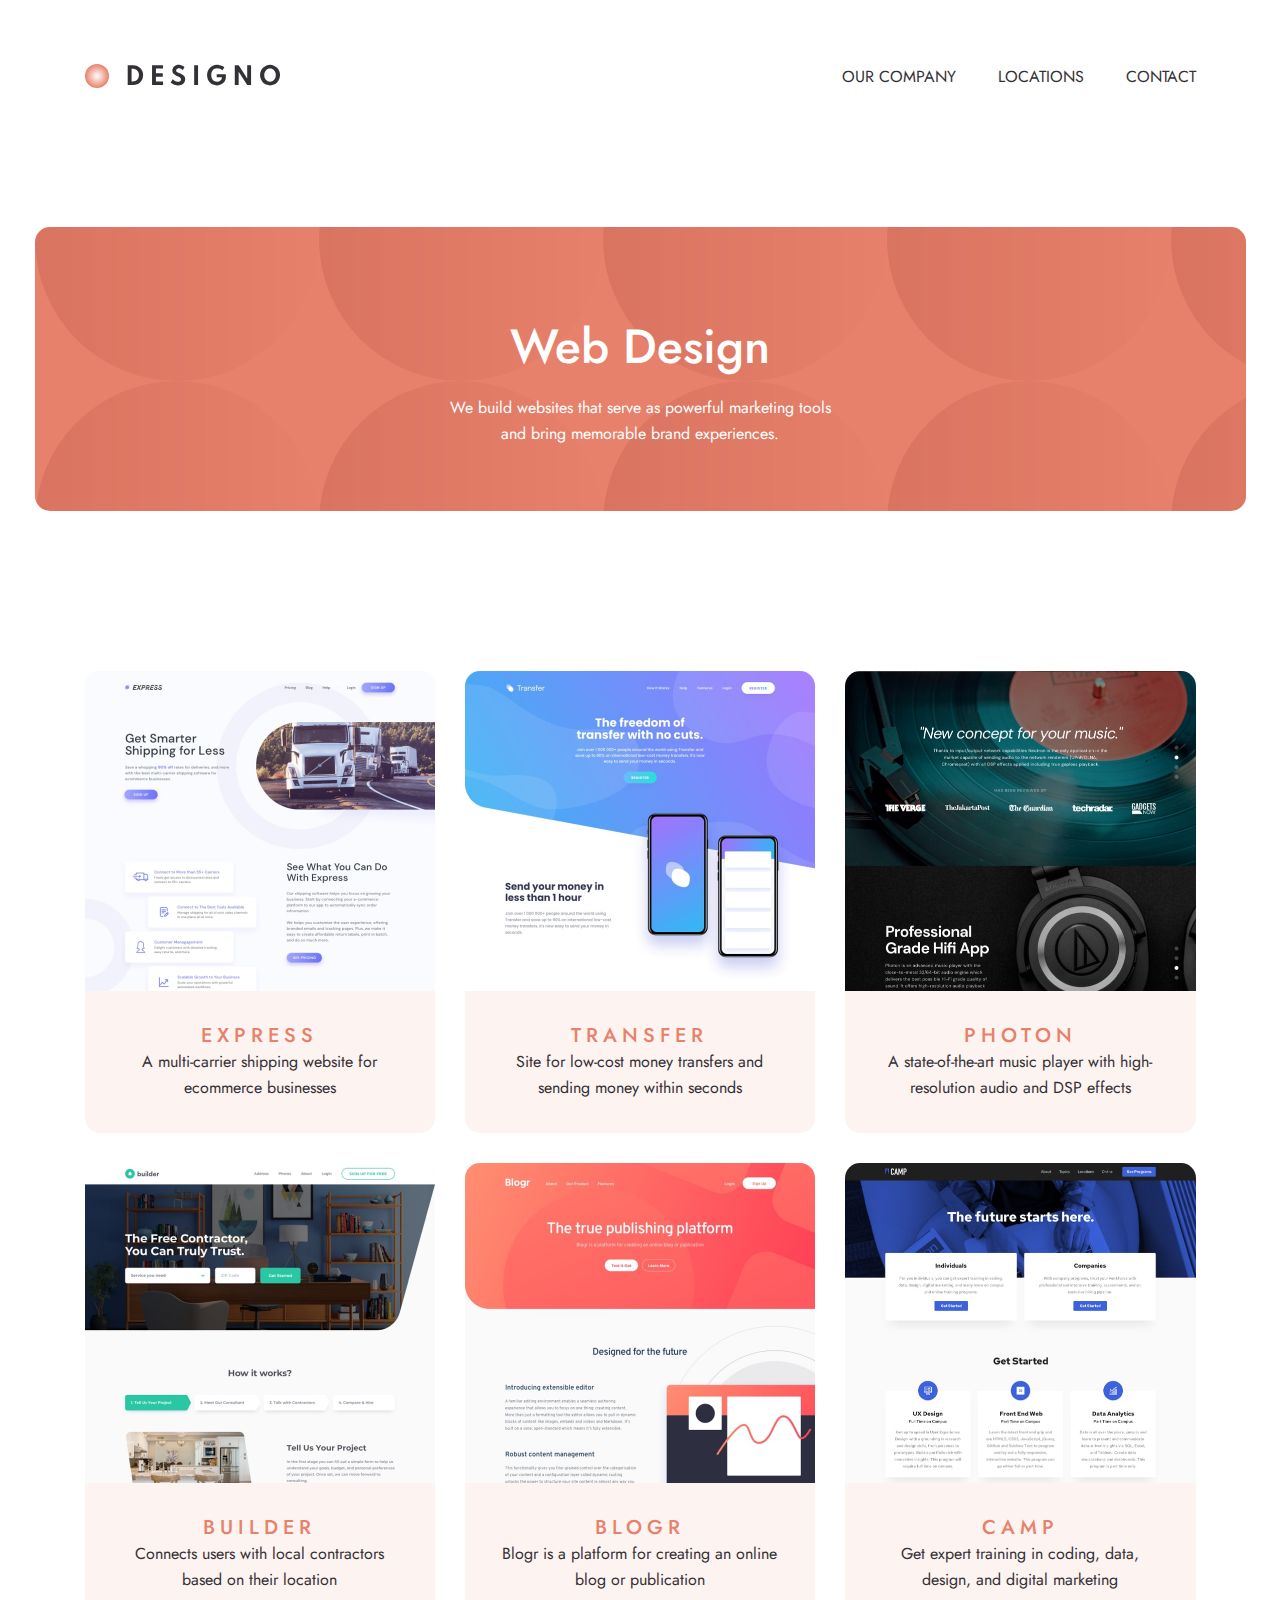
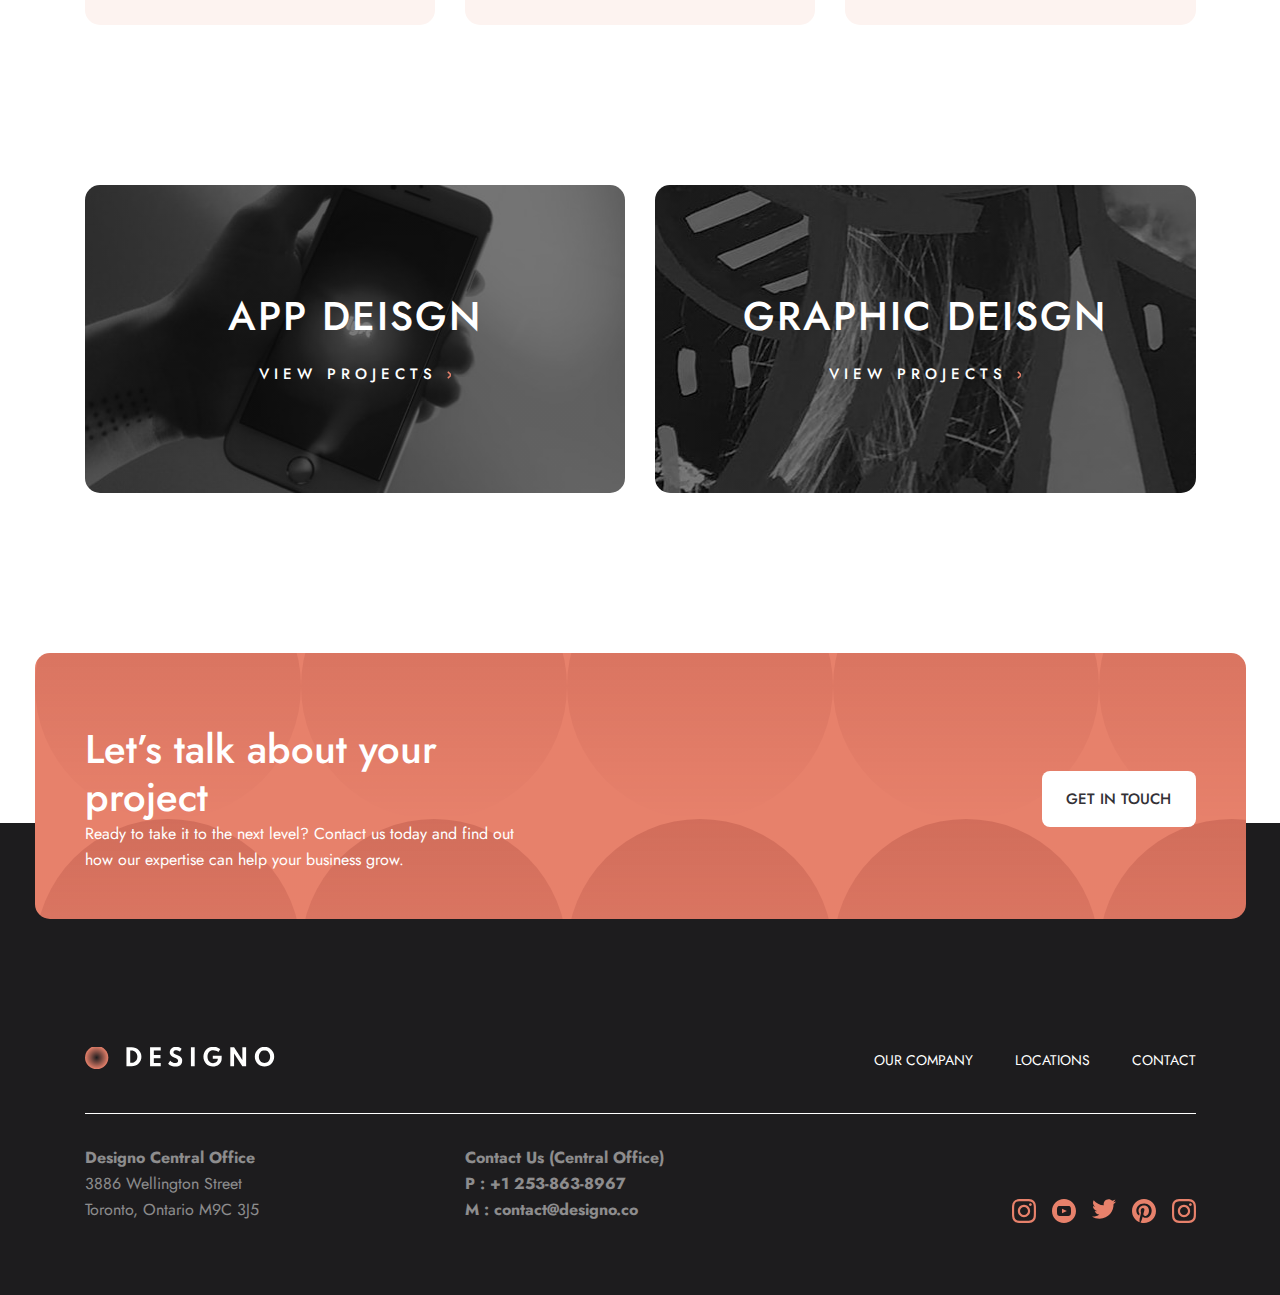
<file: src/pages/project/WebDesign.html>
<!DOCTYPE html>
<html lang="en">
  <head>
    <meta charset="UTF-8" />
    <meta name="viewport" content="width=device-width, initial-scale=1.0" />
    <title>DESIGNO Web Deisgn</title>
    <link rel="stylesheet" href="../../../styles/style.min.css" />
  </head>
  <body>
    <!-- HEADER START -->
    <header class="header">
      <div class="hedaer__container container">
        <div class="header__logo">
          <a class="hader__logo__link" href="../../../index.html">
            <img
              class="hedaer__image"
              src="../../images/home/desktop/Oval.svg"
              alt=""
              width="196"
              height="24"
            />
          </a>
        </div>

        <nav class="sitenav">
          <input id="burger-toggle" type="checkbox" />
          <label for="burger-toggle">
            <span></span>
          </label>
          <ul class="sitenav__list">
            <li class="sitenav__item">
              <a href="../about.html" class="sitenav__link">OUR COMPANY</a>
            </li>
            <li class="sitenav__item">
              <a href="../location.html" class="sitenav__link">LOCATIONS</a>
            </li>
            <li class="sitenav__item">
              <a href="../contact.html" class="sitenav__link">CONTACT</a>
            </li>
          </ul>
        </nav>
      </div>
    </header>
    <!-- HEADER END -->
    <!-- MAIN START -->
    <main class="main">
      <section class="web__design__hero">
        <div class="web__design__hero__container container">
          <div class="web__design__hero__content">
            <h1 class="web__design__hero__title">Web Design</h1>
            <p class="web__design__hero__subtitle">
              We build websites that serve as powerful marketing tools
              <br class="web__design__hero__subtitle__br" />
              and bring memorable brand experiences.
            </p>
          </div>
        </div>
      </section>

      <section class="web__design__page">
        <div class="web__design__page__conatiner container">
          <div class="web__design__page__box">
            <a href="#" class="web__design__page__box__card">
              <img
                src="../../images/web-design/desktop/image-express.jpg"
                class="web__design__page__box__car__image"
                alt=""
                width="350"
                height="320"
              />
              <div class="web__design__page__box__car__box">
                <h3 class="web__design__page__box__car__box__title">EXPRESS</h3>
                <p class="web__design__page__box__car__box__subtitle">
                  A multi-carrier shipping website for ecommerce businesses
                </p>
              </div>
            </a>
            <a href="" class="web__design__page__box__card">
              <img
                src="../../images/web-design/desktop/image-transfer.jpg"
                alt=""
                class="web__design__page__box__car__image"
                width="350"
                height="320"
              />
              <div class="web__design__page__box__car__box">
                <h3 class="web__design__page__box__car__box__title">
                  TRANSFER
                </h3>
                <p class="web__design__page__box__car__box__subtitle">
                  Site for low-cost money transfers and sending money within
                  seconds
                </p>
              </div>
            </a>
            <a href="" class="web__design__page__box__card">
              <img
                class="web__design__page__box__car__image"
                src="../../images/web-design/desktop/image-photon.jpg"
                alt=""
                width="350"
                height="320"
              />
              <div class="web__design__page__box__car__box">
                <h3 class="web__design__page__box__car__box__title">PHOTON</h3>
                <p class="web__design__page__box__car__box__subtitle">
                  A state-of-the-art music player with high-resolution audio and
                  DSP effects
                </p>
              </div>
            </a>
            <a href="" class="web__design__page__box__card">
              <img
                class="web__design__page__box__car__image"
                src="../../images/web-design/desktop/image-builder.jpg"
                alt=""
                width="350"
                height="320"
              />
              <div class="web__design__page__box__car__box">
                <h3 class="web__design__page__box__car__box__title">BUILDER</h3>
                <p class="web__design__page__box__car__box__subtitle">
                  Connects users with local contractors based on their location
                </p>
              </div>
            </a>
            <a href="" class="web__design__page__box__card">
              <img
                class="web__design__page__box__car__image"
                src="../../images/web-design/desktop/image-blogr.jpg"
                alt=""
                width="350"
                height="320"
              />
              <div class="web__design__page__box__car__box">
                <h3 class="web__design__page__box__car__box__title">BLOGR</h3>
                <p class="web__design__page__box__car__box__subtitle">
                  Blogr is a platform for creating an online blog or publication
                </p>
              </div>
            </a>
            <a href="" class="web__design__page__box__card">
              <img
                class="web__design__page__box__car__image"
                src="../../images/web-design/desktop/image-camp.jpg"
                alt=""
                width="350"
                height="320"
              />
              <div class="web__design__page__box__car__box">
                <h3 class="web__design__page__box__car__box__title">CAMP</h3>
                <p class="web__design__page__box__car__box__subtitle">
                  Get expert training in coding, data, design, and digital
                  marketing
                </p>
              </div>
            </a>
          </div>
        </div>
      </section>

      <section class="web__design__project">
        <div class="web__design__project__container container">
          <div class="web__design__project__box">
            <a
              href="../../pages/project/WebApp.html"
              class="web__design__project__link"
            >
              <h2 class="web__design__project__box__title">App Deisgn</h2>
              <p class="web__design__project__box__subtitle">
                view projects
                <span class="project__box__icon"></span>
              </p>
            </a>
            <a
              href="../../pages/project/WebGraphic.html"
              class="web__design__project__link"
            >
              <h2 class="web__design__project__box__title">Graphic Deisgn</h2>
              <p class="web__design__project__box__subtitle">
                view projects
                <span class="project__box__icon"></span>
              </p>
            </a>
          </div>
        </div>
      </section>

      <section class="about">
        <div class="about__container container">
          <div class="about__box">
            <h2 class="about__box__titile">Let’s talk about your project</h2>
            <p class="about__box__subtitle">
              Ready to take it to the next level? Contact us today and find out
              how our expertise can help your business grow.
            </p>
          </div>
          <a href="#" class="btn-dark about__link">Get in touch</a>
        </div>
      </section>
    </main>

    <!-- MAIN END -->
    <!-- FOOTER START -->
    <footer class="footer">
      <div class="footer__container container">
        <div class="footer__box">
          <a class="footer__logo__link" href="./index.html">
            <img
              class="footer__image"
              src="../../images/home/desktop/icon-logo-white.svg"
              alt=""
              width="196"
              height="24"
            />
          </a>

          <div class="footer__divider none"></div>
          <nav class="footer__sitenav">
            <ul class="footer__sitenav__list">
              <li class="footer__sitenav__item">
                <a href="../about.html" class="footer__sitenav__link"
                  >OUR COMPANY</a
                >
              </li>
              <li class="footer__sitenav__item">
                <a href="../location.html" class="footer__sitenav__link"
                  >LOCATIONS</a
                >
              </li>
              <li class="footer__sitenav__item">
                <a href="../contact.html" class="footer__sitenav__link"
                  >CONTACT</a
                >
              </li>
            </ul>
          </nav>
        </div>
        <div class="footer__divider"></div>

        <div class="footer__content">
          <div class="footer__content__box">
            <p class="footer__content__text">Designo Central Office</p>
            <p class="footer__contetn__text">3886 Wellington Street</p>
            <p class="footer__contetn__text">Toronto, Ontario M9C 3J5</p>
          </div>
          <div class="footer__content__box">
            <p class="footer__content__text">Contact Us (Central Office)</p>
            <a class="footer__contetn__link" href="tel:+1 253-863-8967"
              >P : +1 253-863-8967</a
            >
            <a class="footer__contetn__link" href="mailto:contact@designo.co"
              >M : contact@designo.co</a
            >
          </div>

          <div class="footer__content__social">
            <svg
              width="24"
              height="24"
              viewBox="0 0 24 24"
              fill="none"
              xmlns="http://www.w3.org/2000/svg"
            >
              <path
                fill-rule="evenodd"
                clip-rule="evenodd"
                d="M12 0C8.741 0 8.333 0.014 7.053 0.072C2.695 0.272 0.273 2.69 0.073 7.052C0.014 8.333 0 8.741 0 12C0 15.259 0.014 15.668 0.072 16.948C0.272 21.306 2.69 23.728 7.052 23.928C8.333 23.986 8.741 24 12 24C15.259 24 15.668 23.986 16.948 23.928C21.302 23.728 23.73 21.31 23.927 16.948C23.986 15.668 24 15.259 24 12C24 8.741 23.986 8.333 23.928 7.053C23.732 2.699 21.311 0.273 16.949 0.073C15.668 0.014 15.259 0 12 0ZM12 2.163C15.204 2.163 15.584 2.175 16.85 2.233C20.102 2.381 21.621 3.924 21.769 7.152C21.827 8.417 21.838 8.797 21.838 12.001C21.838 15.206 21.826 15.585 21.769 16.85C21.62 20.075 20.105 21.621 16.85 21.769C15.584 21.827 15.206 21.839 12 21.839C8.796 21.839 8.416 21.827 7.151 21.769C3.891 21.62 2.38 20.07 2.232 16.849C2.174 15.584 2.162 15.205 2.162 12C2.162 8.796 2.175 8.417 2.232 7.151C2.381 3.924 3.896 2.38 7.151 2.232C8.417 2.175 8.796 2.163 12 2.163ZM5.838 12C5.838 8.597 8.597 5.838 12 5.838C15.403 5.838 18.162 8.597 18.162 12C18.162 15.404 15.403 18.163 12 18.163C8.597 18.163 5.838 15.403 5.838 12ZM12 16C9.791 16 8 14.21 8 12C8 9.791 9.791 8 12 8C14.209 8 16 9.791 16 12C16 14.21 14.209 16 12 16ZM16.965 5.595C16.965 4.8 17.61 4.155 18.406 4.155C19.201 4.155 19.845 4.8 19.845 5.595C19.845 6.39 19.201 7.035 18.406 7.035C17.61 7.035 16.965 6.39 16.965 5.595Z"
                fill="#E7816B"
              />
            </svg>
            <svg
              width="24"
              height="24"
              viewBox="0 0 24 24"
              fill="none"
              xmlns="http://www.w3.org/2000/svg"
            >
              <path
                fill-rule="evenodd"
                clip-rule="evenodd"
                d="M12 0C5.373 0 0 5.373 0 12C0 18.627 5.373 24 12 24C18.627 24 24 18.627 24 12C24 5.373 18.627 0 12 0ZM16.441 16.892C14.339 17.036 9.657 17.036 7.558 16.892C5.282 16.736 5.017 15.622 5 12C5.017 8.371 5.285 7.264 7.558 7.108C9.657 6.964 14.34 6.964 16.441 7.108C18.718 7.264 18.982 8.378 19 12C18.982 15.629 18.715 16.736 16.441 16.892ZM14.917 11.996L10 9.658V14.342L14.917 11.996Z"
                fill="#E7816B"
              />
            </svg>
            <svg
              width="24"
              height="20"
              viewBox="0 0 24 20"
              fill="none"
              xmlns="http://www.w3.org/2000/svg"
            >
              <path
                id="Path"
                d="M24 2.55705C23.117 2.94905 22.168 3.21305 21.172 3.33205C22.189 2.72305 22.97 1.75805 23.337 0.608047C22.386 1.17205 21.332 1.58205 20.21 1.80305C19.313 0.846047 18.032 0.248047 16.616 0.248047C13.437 0.248047 11.101 3.21405 11.819 6.29305C7.728 6.08805 4.1 4.12805 1.671 1.14905C0.381 3.36205 1.002 6.25705 3.194 7.72305C2.388 7.69705 1.628 7.47605 0.965 7.10705C0.911 9.38805 2.546 11.522 4.914 11.997C4.221 12.185 3.462 12.229 2.69 12.081C3.316 14.037 5.134 15.46 7.29 15.5C5.22 17.123 2.612 17.848 0 17.54C2.179 18.937 4.768 19.752 7.548 19.752C16.69 19.752 21.855 12.031 21.543 5.10605C22.505 4.41105 23.34 3.54405 24 2.55705Z"
                fill="#E7816B"
              />
            </svg>

            <svg
              width="24"
              height="24"
              viewBox="0 0 24 24"
              fill="none"
              xmlns="http://www.w3.org/2000/svg"
            >
              <path
                d="M12 0C5.373 0 0 5.372 0 12C0 17.084 3.163 21.426 7.627 23.174C7.522 22.225 7.427 20.769 7.669 19.733C7.887 18.796 9.076 13.768 9.076 13.768C9.076 13.768 8.717 13.049 8.717 11.986C8.717 10.318 9.684 9.072 10.888 9.072C11.911 9.072 12.406 9.841 12.406 10.762C12.406 11.791 11.751 13.33 11.412 14.757C11.129 15.951 12.011 16.926 13.189 16.926C15.322 16.926 16.961 14.677 16.961 11.431C16.961 8.558 14.897 6.549 11.949 6.549C8.535 6.549 6.531 9.11 6.531 11.756C6.531 12.787 6.928 13.894 7.424 14.494C7.522 14.613 7.536 14.718 7.507 14.839L7.174 16.199C7.121 16.419 7 16.466 6.772 16.36C5.273 15.662 4.336 13.471 4.336 11.711C4.336 7.926 7.086 4.449 12.265 4.449C16.428 4.449 19.663 7.416 19.663 11.38C19.663 15.516 17.056 18.844 13.436 18.844C12.22 18.844 11.077 18.213 10.686 17.466L9.938 20.319C9.667 21.362 8.936 22.669 8.446 23.465C9.57 23.812 10.763 24 12 24C18.627 24 24 18.627 24 12C24 5.372 18.627 0 12 0Z"
                fill="#E7816B"
              />
            </svg>
            <svg
              width="24"
              height="24"
              viewBox="0 0 24 24"
              fill="none"
              xmlns="http://www.w3.org/2000/svg"
            >
              <path
                fill-rule="evenodd"
                clip-rule="evenodd"
                d="M12 0C8.741 0 8.333 0.014 7.053 0.072C2.695 0.272 0.273 2.69 0.073 7.052C0.014 8.333 0 8.741 0 12C0 15.259 0.014 15.668 0.072 16.948C0.272 21.306 2.69 23.728 7.052 23.928C8.333 23.986 8.741 24 12 24C15.259 24 15.668 23.986 16.948 23.928C21.302 23.728 23.73 21.31 23.927 16.948C23.986 15.668 24 15.259 24 12C24 8.741 23.986 8.333 23.928 7.053C23.732 2.699 21.311 0.273 16.949 0.073C15.668 0.014 15.259 0 12 0ZM12 2.163C15.204 2.163 15.584 2.175 16.85 2.233C20.102 2.381 21.621 3.924 21.769 7.152C21.827 8.417 21.838 8.797 21.838 12.001C21.838 15.206 21.826 15.585 21.769 16.85C21.62 20.075 20.105 21.621 16.85 21.769C15.584 21.827 15.206 21.839 12 21.839C8.796 21.839 8.416 21.827 7.151 21.769C3.891 21.62 2.38 20.07 2.232 16.849C2.174 15.584 2.162 15.205 2.162 12C2.162 8.796 2.175 8.417 2.232 7.151C2.381 3.924 3.896 2.38 7.151 2.232C8.417 2.175 8.796 2.163 12 2.163ZM5.838 12C5.838 8.597 8.597 5.838 12 5.838C15.403 5.838 18.162 8.597 18.162 12C18.162 15.404 15.403 18.163 12 18.163C8.597 18.163 5.838 15.403 5.838 12ZM12 16C9.791 16 8 14.21 8 12C8 9.791 9.791 8 12 8C14.209 8 16 9.791 16 12C16 14.21 14.209 16 12 16ZM16.965 5.595C16.965 4.8 17.61 4.155 18.406 4.155C19.201 4.155 19.845 4.8 19.845 5.595C19.845 6.39 19.201 7.035 18.406 7.035C17.61 7.035 16.965 6.39 16.965 5.595Z"
                fill="#E7816B"
              />
            </svg>
          </div>
        </div>
      </div>
    </footer>
    <!-- FOOTER END -->
  </body>
</html>
</file>
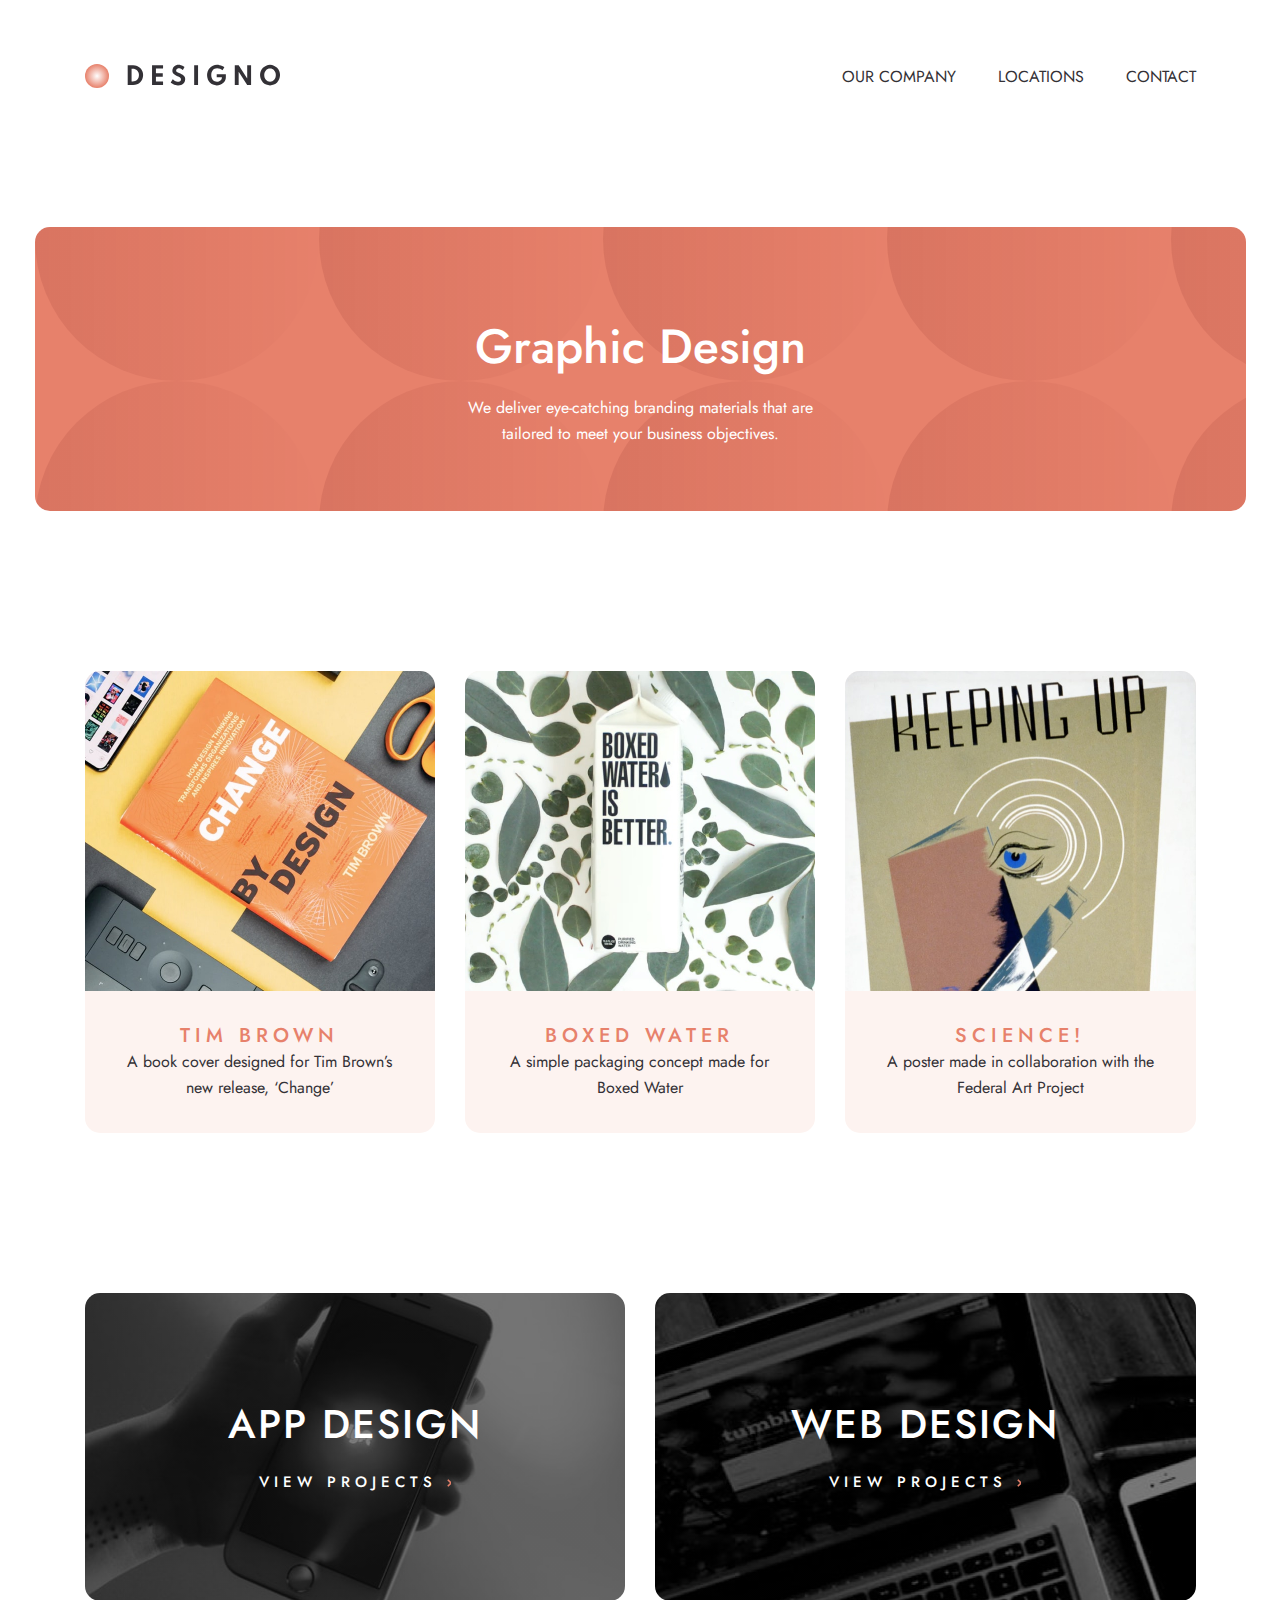
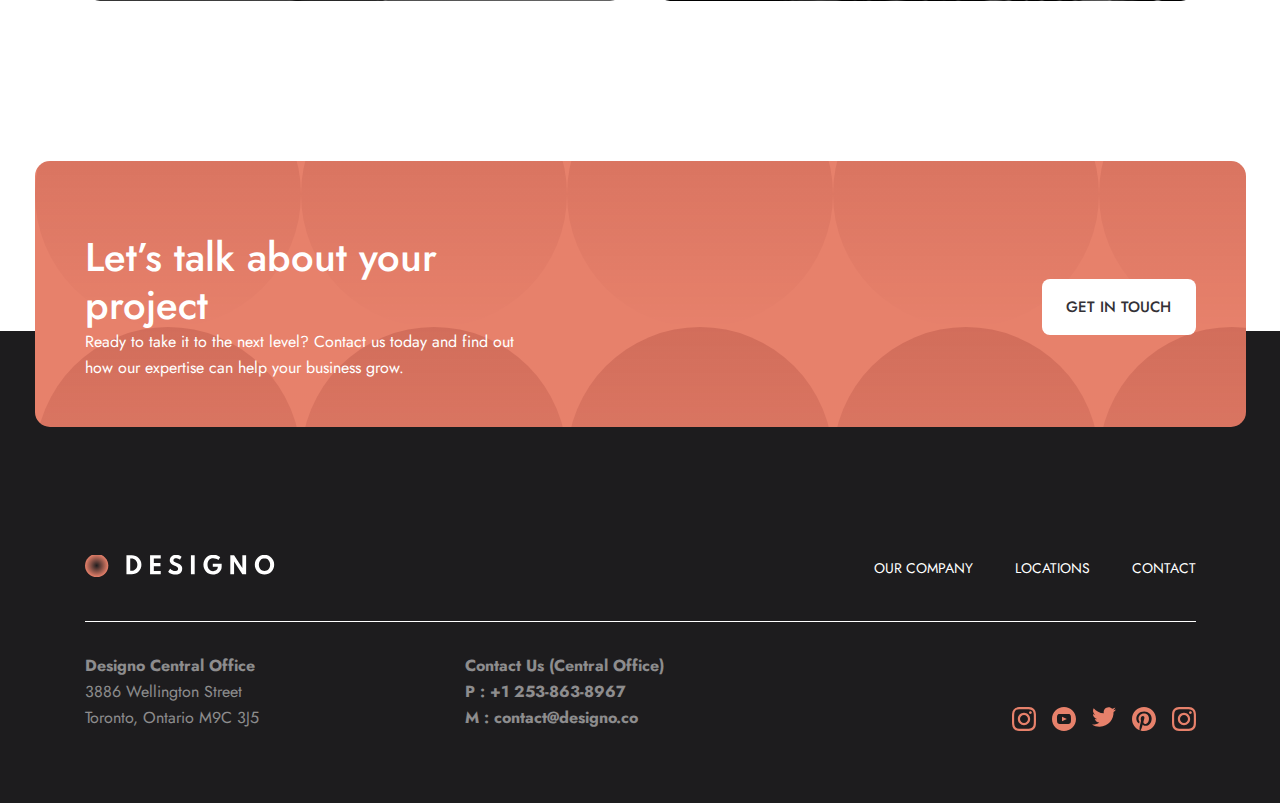
<file: src/pages/project/WebGraphic.html>
<!DOCTYPE html>
<html lang="en">
  <head>
    <meta charset="UTF-8" />
    <meta name="viewport" content="width=device-width, initial-scale=1.0" />
    <title>DESIGNO Web Design</title>
    <link rel="stylesheet" href="../../../styles/style.min.css" />
  </head>
  <body>
    <!-- HEADER START -->
    <header class="header">
      <div class="hedaer__container container">
        <div class="header__logo">
          <a class="hader__logo__link" href="../../../index.html">
            <img
              class="hedaer__image"
              src="../../images/home/desktop/Oval.svg"
              alt=""
              width="196"
              height="24"
            />
          </a>
        </div>

        <nav class="sitenav">
          <input id="burger-toggle" type="checkbox" />
          <label for="burger-toggle">
            <span></span>
          </label>
          <ul class="sitenav__list">
            <li class="sitenav__item">
              <a href="../about.html" class="sitenav__link">OUR COMPANY</a>
            </li>
            <li class="sitenav__item">
              <a href="../location.html" class="sitenav__link">LOCATIONS</a>
            </li>
            <li class="sitenav__item">
              <a href="../contact.html" class="sitenav__link">CONTACT</a>
            </li>
          </ul>
        </nav>
      </div>
    </header>
    <!-- HEADER END -->
    <!-- MAIN START -->
    <main class="main">
      <section class="web__design__hero">
        <div class="web__design__hero__container container">
          <div class="web__design__hero__content">
            <h1 class="web__design__hero__title">Graphic Design</h1>
            <p class="web__design__hero__subtitle">
              We deliver eye-catching branding materials that are
              <br class="web__design__hero__subtitle__br" />
              tailored to meet your business objectives.
            </p>
          </div>
        </div>
      </section>

      <section class="web__design__page">
        <div class="web__design__page__conatiner container">
          <div class="web__design__page__box">
            <a href="" class="web__design__page__box__card">
              <img
                class="web__design__page__box__car__image"
                src="../../images/graphic-design/desktop/image-change.jpg"
                alt=""
                width="350"
                height="320"
              />
              <div class="web__design__page__box__car__box">
                <h3 class="web__design__page__box__car__box__title">
                  TIM BROWN
                </h3>
                <p class="web__design__page__box__car__box__subtitle">
                  A book cover designed for Tim Brown’s new release, ‘Change’
                </p>
              </div>
            </a>
            <a href="" class="web__design__page__box__card">
              <img
                class="web__design__page__box__car__image"
                src="../../images/graphic-design/desktop/image-boxed-water.jpg"
                alt=""
                width="350"
                height="320"
              />
              <div class="web__design__page__box__car__box">
                <h3 class="web__design__page__box__car__box__title">
                  BOXED WATER
                </h3>
                <p class="web__design__page__box__car__box__subtitle">
                  A simple packaging concept made for Boxed Water
                </p>
              </div>
            </a>
            <a href="" class="web__design__page__box__card">
              <img
                class="web__design__page__box__car__image"
                src="../../images/graphic-design/desktop/image-science.jpg"
                alt=""
                width="350"
                height="320"
              />
              <div class="web__design__page__box__car__box">
                <h3 class="web__design__page__box__car__box__title">
                  SCIENCE!
                </h3>
                <p class="web__design__page__box__car__box__subtitle">
                  A poster made in collaboration with the Federal Art Project
                </p>
              </div>
            </a>
          </div>
        </div>
      </section>

      <section class="web__graphic__project">
        <div class="web__graphic__project__container container">
          <div class="web__design__project__box">
            <a href="./WebDesign.html" class="web__graphic__project__link">
              <h2 class="web__graphic__project__box__title">WEB DESIGN</h2>
              <p class="web__graphic__project__box__subtitle">
                view projects
                <span class="project__box__icon"></span>
              </p>
            </a>
            <a href="./WebApp.html" class="web__graphic__project__link">
              <h2 class="web__graphic__project__box__title">APP DESIGN</h2>
              <p class="web__graphic__project__box__subtitle">
                view projects
                <span class="project__box__icon"></span>
              </p>
            </a>
          </div>
        </div>
      </section>

      <section class="about">
        <div class="about__container container">
          <div class="about__box">
            <h2 class="about__box__titile">Let’s talk about your project</h2>
            <p class="about__box__subtitle">
              Ready to take it to the next level? Contact us today and find out
              how our expertise can help your business grow.
            </p>
          </div>
          <a href="#" class="btn-dark about__link">Get in touch</a>
        </div>
      </section>
    </main>

    <!-- MAIN END -->
    <!-- FOOTER START -->
    <footer class="footer">
      <div class="footer__container container">
        <div class="footer__box">
          <a class="footer__logo__link" href="./index.html">
            <img
              class="footer__image"
              src="../../images/home/desktop/icon-logo-white.svg"
              alt=""
              width="196"
              height="24"
            />
          </a>

          <div class="footer__divider none"></div>
          <nav class="footer__sitenav">
            <ul class="footer__sitenav__list">
              <li class="footer__sitenav__item">
                <a href="../about.html" class="footer__sitenav__link"
                  >OUR COMPANY</a
                >
              </li>
              <li class="footer__sitenav__item">
                <a href="../location.html" class="footer__sitenav__link"
                  >LOCATIONS</a
                >
              </li>
              <li class="footer__sitenav__item">
                <a href="../contact.html" class="footer__sitenav__link"
                  >CONTACT</a
                >
              </li>
            </ul>
          </nav>
        </div>
        <div class="footer__divider"></div>

        <div class="footer__content">
          <div class="footer__content__box">
            <p class="footer__content__text">Designo Central Office</p>
            <p class="footer__contetn__text">3886 Wellington Street</p>
            <p class="footer__contetn__text">Toronto, Ontario M9C 3J5</p>
          </div>
          <div class="footer__content__box">
            <p class="footer__content__text">Contact Us (Central Office)</p>
            <a class="footer__contetn__link" href="tel:+1 253-863-8967"
              >P : +1 253-863-8967</a
            >
            <a class="footer__contetn__link" href="mailto:contact@designo.co"
              >M : contact@designo.co</a
            >
          </div>

          <div class="footer__content__social">
            <svg
              width="24"
              height="24"
              viewBox="0 0 24 24"
              fill="none"
              xmlns="http://www.w3.org/2000/svg"
            >
              <path
                fill-rule="evenodd"
                clip-rule="evenodd"
                d="M12 0C8.741 0 8.333 0.014 7.053 0.072C2.695 0.272 0.273 2.69 0.073 7.052C0.014 8.333 0 8.741 0 12C0 15.259 0.014 15.668 0.072 16.948C0.272 21.306 2.69 23.728 7.052 23.928C8.333 23.986 8.741 24 12 24C15.259 24 15.668 23.986 16.948 23.928C21.302 23.728 23.73 21.31 23.927 16.948C23.986 15.668 24 15.259 24 12C24 8.741 23.986 8.333 23.928 7.053C23.732 2.699 21.311 0.273 16.949 0.073C15.668 0.014 15.259 0 12 0ZM12 2.163C15.204 2.163 15.584 2.175 16.85 2.233C20.102 2.381 21.621 3.924 21.769 7.152C21.827 8.417 21.838 8.797 21.838 12.001C21.838 15.206 21.826 15.585 21.769 16.85C21.62 20.075 20.105 21.621 16.85 21.769C15.584 21.827 15.206 21.839 12 21.839C8.796 21.839 8.416 21.827 7.151 21.769C3.891 21.62 2.38 20.07 2.232 16.849C2.174 15.584 2.162 15.205 2.162 12C2.162 8.796 2.175 8.417 2.232 7.151C2.381 3.924 3.896 2.38 7.151 2.232C8.417 2.175 8.796 2.163 12 2.163ZM5.838 12C5.838 8.597 8.597 5.838 12 5.838C15.403 5.838 18.162 8.597 18.162 12C18.162 15.404 15.403 18.163 12 18.163C8.597 18.163 5.838 15.403 5.838 12ZM12 16C9.791 16 8 14.21 8 12C8 9.791 9.791 8 12 8C14.209 8 16 9.791 16 12C16 14.21 14.209 16 12 16ZM16.965 5.595C16.965 4.8 17.61 4.155 18.406 4.155C19.201 4.155 19.845 4.8 19.845 5.595C19.845 6.39 19.201 7.035 18.406 7.035C17.61 7.035 16.965 6.39 16.965 5.595Z"
                fill="#E7816B"
              />
            </svg>
            <svg
              width="24"
              height="24"
              viewBox="0 0 24 24"
              fill="none"
              xmlns="http://www.w3.org/2000/svg"
            >
              <path
                fill-rule="evenodd"
                clip-rule="evenodd"
                d="M12 0C5.373 0 0 5.373 0 12C0 18.627 5.373 24 12 24C18.627 24 24 18.627 24 12C24 5.373 18.627 0 12 0ZM16.441 16.892C14.339 17.036 9.657 17.036 7.558 16.892C5.282 16.736 5.017 15.622 5 12C5.017 8.371 5.285 7.264 7.558 7.108C9.657 6.964 14.34 6.964 16.441 7.108C18.718 7.264 18.982 8.378 19 12C18.982 15.629 18.715 16.736 16.441 16.892ZM14.917 11.996L10 9.658V14.342L14.917 11.996Z"
                fill="#E7816B"
              />
            </svg>
            <svg
              width="24"
              height="20"
              viewBox="0 0 24 20"
              fill="none"
              xmlns="http://www.w3.org/2000/svg"
            >
              <path
                id="Path"
                d="M24 2.55705C23.117 2.94905 22.168 3.21305 21.172 3.33205C22.189 2.72305 22.97 1.75805 23.337 0.608047C22.386 1.17205 21.332 1.58205 20.21 1.80305C19.313 0.846047 18.032 0.248047 16.616 0.248047C13.437 0.248047 11.101 3.21405 11.819 6.29305C7.728 6.08805 4.1 4.12805 1.671 1.14905C0.381 3.36205 1.002 6.25705 3.194 7.72305C2.388 7.69705 1.628 7.47605 0.965 7.10705C0.911 9.38805 2.546 11.522 4.914 11.997C4.221 12.185 3.462 12.229 2.69 12.081C3.316 14.037 5.134 15.46 7.29 15.5C5.22 17.123 2.612 17.848 0 17.54C2.179 18.937 4.768 19.752 7.548 19.752C16.69 19.752 21.855 12.031 21.543 5.10605C22.505 4.41105 23.34 3.54405 24 2.55705Z"
                fill="#E7816B"
              />
            </svg>

            <svg
              width="24"
              height="24"
              viewBox="0 0 24 24"
              fill="none"
              xmlns="http://www.w3.org/2000/svg"
            >
              <path
                d="M12 0C5.373 0 0 5.372 0 12C0 17.084 3.163 21.426 7.627 23.174C7.522 22.225 7.427 20.769 7.669 19.733C7.887 18.796 9.076 13.768 9.076 13.768C9.076 13.768 8.717 13.049 8.717 11.986C8.717 10.318 9.684 9.072 10.888 9.072C11.911 9.072 12.406 9.841 12.406 10.762C12.406 11.791 11.751 13.33 11.412 14.757C11.129 15.951 12.011 16.926 13.189 16.926C15.322 16.926 16.961 14.677 16.961 11.431C16.961 8.558 14.897 6.549 11.949 6.549C8.535 6.549 6.531 9.11 6.531 11.756C6.531 12.787 6.928 13.894 7.424 14.494C7.522 14.613 7.536 14.718 7.507 14.839L7.174 16.199C7.121 16.419 7 16.466 6.772 16.36C5.273 15.662 4.336 13.471 4.336 11.711C4.336 7.926 7.086 4.449 12.265 4.449C16.428 4.449 19.663 7.416 19.663 11.38C19.663 15.516 17.056 18.844 13.436 18.844C12.22 18.844 11.077 18.213 10.686 17.466L9.938 20.319C9.667 21.362 8.936 22.669 8.446 23.465C9.57 23.812 10.763 24 12 24C18.627 24 24 18.627 24 12C24 5.372 18.627 0 12 0Z"
                fill="#E7816B"
              />
            </svg>
            <svg
              width="24"
              height="24"
              viewBox="0 0 24 24"
              fill="none"
              xmlns="http://www.w3.org/2000/svg"
            >
              <path
                fill-rule="evenodd"
                clip-rule="evenodd"
                d="M12 0C8.741 0 8.333 0.014 7.053 0.072C2.695 0.272 0.273 2.69 0.073 7.052C0.014 8.333 0 8.741 0 12C0 15.259 0.014 15.668 0.072 16.948C0.272 21.306 2.69 23.728 7.052 23.928C8.333 23.986 8.741 24 12 24C15.259 24 15.668 23.986 16.948 23.928C21.302 23.728 23.73 21.31 23.927 16.948C23.986 15.668 24 15.259 24 12C24 8.741 23.986 8.333 23.928 7.053C23.732 2.699 21.311 0.273 16.949 0.073C15.668 0.014 15.259 0 12 0ZM12 2.163C15.204 2.163 15.584 2.175 16.85 2.233C20.102 2.381 21.621 3.924 21.769 7.152C21.827 8.417 21.838 8.797 21.838 12.001C21.838 15.206 21.826 15.585 21.769 16.85C21.62 20.075 20.105 21.621 16.85 21.769C15.584 21.827 15.206 21.839 12 21.839C8.796 21.839 8.416 21.827 7.151 21.769C3.891 21.62 2.38 20.07 2.232 16.849C2.174 15.584 2.162 15.205 2.162 12C2.162 8.796 2.175 8.417 2.232 7.151C2.381 3.924 3.896 2.38 7.151 2.232C8.417 2.175 8.796 2.163 12 2.163ZM5.838 12C5.838 8.597 8.597 5.838 12 5.838C15.403 5.838 18.162 8.597 18.162 12C18.162 15.404 15.403 18.163 12 18.163C8.597 18.163 5.838 15.403 5.838 12ZM12 16C9.791 16 8 14.21 8 12C8 9.791 9.791 8 12 8C14.209 8 16 9.791 16 12C16 14.21 14.209 16 12 16ZM16.965 5.595C16.965 4.8 17.61 4.155 18.406 4.155C19.201 4.155 19.845 4.8 19.845 5.595C19.845 6.39 19.201 7.035 18.406 7.035C17.61 7.035 16.965 6.39 16.965 5.595Z"
                fill="#E7816B"
              />
            </svg>
          </div>
        </div>
      </div>
    </footer>
    <!-- FOOTER END -->
  </body>
</html>
</file>
<file: styles/style.min.css>
/*! normalize.css v8.0.1 | MIT License | github.com/necolas/normalize.css */html{line-height:1.15;-webkit-text-size-adjust:100%}body{margin:0}main{display:block}h1{font-size:2em;margin:.67em 0}hr{-webkit-box-sizing:content-box;box-sizing:content-box;height:0;overflow:visible}pre{font-family:monospace,monospace;font-size:1em}a{background-color:rgba(0,0,0,0)}abbr[title]{border-bottom:none;text-decoration:underline;-webkit-text-decoration:underline dotted;text-decoration:underline dotted}b,strong{font-weight:bolder}code,kbd,samp{font-family:monospace,monospace;font-size:1em}small{font-size:80%}sub,sup{font-size:75%;line-height:0;position:relative;vertical-align:baseline}sub{bottom:-0.25em}sup{top:-0.5em}img{border-style:none}button,input,optgroup,select,textarea{font-family:inherit;font-size:100%;line-height:1.15;margin:0}button,input{overflow:visible}button,select{text-transform:none}button,[type=button],[type=reset],[type=submit]{-webkit-appearance:button}button::-moz-focus-inner,[type=button]::-moz-focus-inner,[type=reset]::-moz-focus-inner,[type=submit]::-moz-focus-inner{border-style:none;padding:0}button:-moz-focusring,[type=button]:-moz-focusring,[type=reset]:-moz-focusring,[type=submit]:-moz-focusring{outline:1px dotted ButtonText}fieldset{padding:.35em .75em .625em}legend{-webkit-box-sizing:border-box;box-sizing:border-box;color:inherit;display:table;max-width:100%;padding:0;white-space:normal}progress{vertical-align:baseline}textarea{overflow:auto}[type=checkbox],[type=radio]{-webkit-box-sizing:border-box;box-sizing:border-box;padding:0}[type=number]::-webkit-inner-spin-button,[type=number]::-webkit-outer-spin-button{height:auto}[type=search]{-webkit-appearance:textfield;outline-offset:-2px}[type=search]::-webkit-search-decoration{-webkit-appearance:none}::-webkit-file-upload-button{-webkit-appearance:button;font:inherit}details{display:block}summary{display:list-item}template{display:none}[hidden]{display:none}*,*::after,*::before{margin:0;padding:0;-webkit-box-sizing:border-box;box-sizing:border-box}*:focus{outline:2px dotted red;outline-offset:4px}html{height:100%;font-size:62.5%;scroll-behavior:smooth}ul,ol{list-style:none}a{display:inline-block;text-decoration:none}img{-o-object-fit:cover;object-fit:cover;display:-webkit-box;display:-ms-flexbox;display:flex}body{display:-webkit-box;display:-ms-flexbox;display:flex;-webkit-box-orient:vertical;-webkit-box-direction:normal;-ms-flex-direction:column;flex-direction:column;height:100%;font-size:16px;font-family:"Jost",Arial,Helvetica,sans-serif;font-weight:400;line-height:1.625}main{-webkit-box-flex:1;-ms-flex-positive:1;flex-grow:1}.container{width:100%;max-width:1211px;margin-left:auto;margin-right:auto;padding-left:5rem;padding-right:5rem}@media screen and (max-width: 768px){.container{padding-left:3.9rem;padding-right:3.9rem}}@media screen and (max-width: 500px){.container{padding-left:2.4rem;padding-right:2.4rem}}@font-face{font-display:swap;font-family:"Jost";font-style:normal;font-weight:400;src:url("../src/fonts/jost-v18-latin-regular.woff2") format("woff2")}@font-face{font-display:swap;font-family:"Jost";font-style:italic;font-weight:400;src:url("../src/fonts/jost-v18-latin-italic.woff2") format("woff2")}@font-face{font-display:swap;font-family:"Jost";font-style:normal;font-weight:500;src:url("../src/fonts/jost-v18-latin-500.woff2") format("woff2")}@font-face{font-display:swap;font-family:"Jost";font-style:normal;font-weight:700;src:url("../src/fonts/jost-v18-latin-700.woff2") format("woff2")}.btn-dark{padding:18px 25px 16px 24px;background-color:#fff;border-radius:8px;font-weight:500;font-size:1.5rem;line-height:1.4;color:#333136;text-transform:uppercase;-webkit-transition:.3s;transition:.3s}.btn-dark:hover{background-color:#ffa89b;color:#fff}.btn-light{padding:18px 25px 16px 24px;background-color:#e7816b;border-radius:8px;font-weight:500;font-size:1.5rem;line-height:1.4;color:#fff;text-transform:uppercase;-webkit-transition:.3s;transition:.3s}.btn-light:hover{background-color:#ffa89b}.header{padding-top:6.4rem;padding-bottom:6.7rem}.hedaer__container{display:-webkit-box;display:-ms-flexbox;display:flex;-webkit-box-pack:justify;-ms-flex-pack:justify;justify-content:space-between}.sitenav__list{display:-webkit-box;display:-ms-flexbox;display:flex;gap:4.2rem;-webkit-transition:.4s;transition:.4s}.sitenav__link{color:#333136}.sitenav__link:active{text-decoration:underline}.burger__list{display:none}label{display:none}#burger-toggle{display:none}@media screen and (max-width: 500px){.header{width:100%;height:96px;padding-top:35px;padding-bottom:34px;z-index:10000000000000000}label{position:relative;display:block;z-index:5;height:25px;width:30px}label::after,label::before,label span{position:absolute;width:100%;height:4px;background-color:#1d1c1e;-webkit-transition:.3s;transition:.3s;z-index:5}label::before{content:"";top:0}label::after{content:"";bottom:0}label span{content:"";top:10.5px}#burger-toggle:checked~label::after{-webkit-transform:rotate(45deg);transform:rotate(45deg);bottom:10px;background-color:#fff}#burger-toggle:checked~label::before{-webkit-transform:rotate(-45deg);transform:rotate(-45deg);top:12px;background-color:#fff}#burger-toggle:checked~label span{-webkit-transform:rotate(-45deg);transform:rotate(-45deg);top:12px;background-color:#fff}#burger-toggle:checked~.sitenav__list{top:0;bottom:0}.sitenav__list{width:100%;height:190px;position:absolute;left:0;right:0;top:-100vh;z-index:3;-webkit-box-orient:vertical;-webkit-box-direction:normal;-ms-flex-direction:column;flex-direction:column;-webkit-box-pack:center;-ms-flex-pack:center;justify-content:center;-webkit-box-align:center;-ms-flex-align:center;align-items:center;background-color:#e7816b}.header{position:fixed;top:0;right:0;left:0;bottom:0;padding-bottom:3.3rem}.burger__list{display:block}.sitenav__link{color:#fff}}.footer{position:relative;z-index:1;padding-top:8rem;padding-bottom:7.2rem;background-color:#1d1c1e}.footer__container{padding-top:14.4rem}.footer__box{display:-webkit-box;display:-ms-flexbox;display:flex;margin-bottom:4rem}.footer__divider{width:100%;height:1px;background-color:#fff}.none{display:none}.footer__sitenav{margin-left:auto}.footer__sitenav__list{display:-webkit-box;display:-ms-flexbox;display:flex;gap:4.2rem}.footer__sitenav__link{color:#fff;font-weight:400;font-size:1.4rem}.footer__content{margin-top:3.1rem;display:-webkit-box;display:-ms-flexbox;display:flex;gap:3rem}.footer__content__box{width:100%;max-width:350px;display:-webkit-box;display:-ms-flexbox;display:flex;-webkit-box-orient:vertical;-webkit-box-direction:normal;-ms-flex-direction:column;flex-direction:column;-webkit-box-pack:justify;-ms-flex-pack:justify;justify-content:space-between;color:rgba(255,255,255,.5)}.footer__content__text{font-weight:700;font-size:1.6rem;line-height:2.6rem}.footer__contetn__link{font-weight:700;font-size:1.6rem;line-height:2.6rem;display:block;color:rgba(255,255,255,.5)}.footer__content__social{margin-top:auto;margin-left:auto;display:-webkit-box;display:-ms-flexbox;display:flex;gap:1.6rem}svg:hover path{fill:#ffa89b}@media screen and (max-width: 500px){.footer__box{-webkit-box-orient:vertical;-webkit-box-direction:normal;-ms-flex-direction:column;flex-direction:column;-webkit-box-align:center;-ms-flex-align:center;align-items:center}.footer__logo__link{margin-bottom:3.2rem}.footer__sitenav{margin-top:3.2rem;margin-left:0}.footer__sitenav__list{-webkit-box-orient:vertical;-webkit-box-direction:normal;-ms-flex-direction:column;flex-direction:column;-webkit-box-align:center;-ms-flex-align:center;align-items:center}.footer__content{-webkit-box-orient:vertical;-webkit-box-direction:normal;-ms-flex-direction:column;flex-direction:column;-webkit-box-align:center;-ms-flex-align:center;align-items:center}.footer__content__box{text-align:center}.footer__content__social{margin-left:0}.footer__divider{display:none}.footer__divider.none{width:100%;height:1px;background-color:#fff;display:block}}.hero{padding-bottom:8rem;background-repeat:no-repeat;background-size:contain;background-position:left 0 top 147px}.hero__container{padding-left:9.5rem;border-radius:15px;background-color:#e7816b;display:-webkit-box;display:-ms-flexbox;display:flex}.hero__content{width:100%;max-width:540px}.hero__title{padding-top:14.5rem;width:100%;max-width:540px;color:#fff;font-size:48px;line-height:1;font-weight:500}.hero__subtitle{margin-top:1.1rem;width:100%;max-width:445px;color:#fff;font-size:16px;font-weight:400;line-height:1.625}.hero__link{margin-top:4.5rem;margin-bottom:14rem}.hero__box{position:absolute;width:100%;z-index:500;background-repeat:no-repeat;background-size:contain}.hero__box{position:relative;width:100%;height:600px;bottom:-70px;overflow:hidden}.hero__box__images{position:absolute;top:50%;left:50%;bottom:-10px;-webkit-transform:translate(-50%, -50%);transform:translate(-50%, -50%);width:572px;height:540px}.hero__box__image{width:100%;height:auto}@media screen and (max-width: 768px){.hero{padding-left:3.9rem;padding-right:3.9rem;margin-top:0}.hero__container{-webkit-box-orient:vertical;-webkit-box-direction:normal;-ms-flex-direction:column;flex-direction:column;-webkit-box-align:center;-ms-flex-align:center;align-items:center;-webkit-box-pack:center;-ms-flex-pack:center;justify-content:center;padding-left:3.9rem}.hero__content{display:-webkit-box;display:-ms-flexbox;display:flex;-webkit-box-orient:vertical;-webkit-box-direction:normal;-ms-flex-direction:column;flex-direction:column;-webkit-box-pack:center;-ms-flex-pack:center;justify-content:center;-webkit-box-align:center;-ms-flex-align:center;align-items:center}.hero__title{text-align:center}.hero__subtitle{text-align:center}.hero__link{text-align:center}.hero__box__image{width:100%;height:auto;margin-top:-190px}}@media screen and (max-width: 500px){.hero{padding:0;padding-top:8rem;margin-top:70px;background-image:url("../src/images/home/desktop/bg-pattern-hero-home.svg");background-repeat:no-repeat;background-size:contain}.hero__title{padding-top:0;margin-top:8rem;width:100%;font-size:3.2rem;text-align:center}.hero__subtitle{margin-top:1.4rem;text-align:center}.hero__link{margin-top:2.4rem;margin-bottom:0}.hero__box__image{width:100%;height:auto;margin-top:8rem}.hero__box{bottom:0;background-position:center right -100px}}.project__box{height:640px;display:grid;grid-template-columns:repeat(2, 1fr);grid-template-areas:"one two" "one three";-webkit-column-gap:3rem;-moz-column-gap:3rem;column-gap:3rem;row-gap:2.4rem}.project__link{border-radius:15px;display:-webkit-box;display:-ms-flexbox;display:flex;-webkit-box-orient:vertical;-webkit-box-direction:normal;-ms-flex-direction:column;flex-direction:column;-webkit-box-align:center;-ms-flex-align:center;align-items:center;-webkit-box-pack:center;-ms-flex-pack:center;justify-content:center;gap:2.4rem;color:#fff}.project__link:nth-child(1){grid-area:one;background-image:-webkit-gradient(linear, left top, left bottom, from(rgba(0, 0, 0, 0.5)), to(rgba(0, 0, 0, 0.5))),url("../src/images/home/desktop/image-web-design-large.jpg");background-image:linear-gradient(rgba(0, 0, 0, 0.5), rgba(0, 0, 0, 0.5)),url("../src/images/home/desktop/image-web-design-large.jpg");background-repeat:no-repeat;background-size:contain}.project__link:nth-child(1):hover{background-image:-webkit-gradient(linear, left top, left bottom, from(rgba(0, 0, 0, 0.4)), to(rgba(0, 0, 0, 0.4))),url("../src/images/home/desktop/image-web-design-large.jpg");background-image:linear-gradient(rgba(0, 0, 0, 0.4), rgba(0, 0, 0, 0.4)),url("../src/images/home/desktop/image-web-design-large.jpg")}.project__link:nth-child(1):active{background-image:-webkit-gradient(linear, left top, left bottom, from(rgba(231, 129, 107, 0.8)), to(rgba(231, 129, 107, 0.8))),url("../src/images/home/desktop/image-web-design-large.jpg");background-image:linear-gradient(rgba(231, 129, 107, 0.8), rgba(231, 129, 107, 0.8)),url("../src/images/home/desktop/image-web-design-large.jpg")}.project__link:nth-child(2){grid-area:two;background-image:-webkit-gradient(linear, left top, left bottom, from(rgba(0, 0, 0, 0.5)), to(rgba(0, 0, 0, 0.5))),url("../src/images/home/desktop/image-app-design.jpg");background-image:linear-gradient(rgba(0, 0, 0, 0.5), rgba(0, 0, 0, 0.5)),url("../src/images/home/desktop/image-app-design.jpg");background-repeat:no-repeat;background-size:cover}.project__link:nth-child(2):hover{background-image:-webkit-gradient(linear, left top, left bottom, from(rgba(0, 0, 0, 0.4)), to(rgba(0, 0, 0, 0.4))),url("../src/images/home/desktop/image-app-design.jpg");background-image:linear-gradient(rgba(0, 0, 0, 0.4), rgba(0, 0, 0, 0.4)),url("../src/images/home/desktop/image-app-design.jpg")}.project__link:nth-child(2):active{background-image:-webkit-gradient(linear, left top, left bottom, from(rgba(231, 129, 107, 0.8)), to(rgba(231, 129, 107, 0.8))),url("../src/images/home/desktop/image-app-design.jpg");background-image:linear-gradient(rgba(231, 129, 107, 0.8), rgba(231, 129, 107, 0.8)),url("../src/images/home/desktop/image-app-design.jpg")}.project__link:nth-child(3){grid-area:three;background-image:-webkit-gradient(linear, left top, left bottom, from(rgba(0, 0, 0, 0.5)), to(rgba(0, 0, 0, 0.5))),url("../src/images/home/desktop/image-graphic-design.jpg");background-image:linear-gradient(rgba(0, 0, 0, 0.5), rgba(0, 0, 0, 0.5)),url("../src/images/home/desktop/image-graphic-design.jpg");background-repeat:no-repeat;background-size:cover}.project__link:nth-child(3):hover{background-image:-webkit-gradient(linear, left top, left bottom, from(rgba(0, 0, 0, 0.4)), to(rgba(0, 0, 0, 0.4))),url("../src/images/home/desktop/image-graphic-design.jpg");background-image:linear-gradient(rgba(0, 0, 0, 0.4), rgba(0, 0, 0, 0.4)),url("../src/images/home/desktop/image-graphic-design.jpg")}.project__link:nth-child(3):active{background-image:-webkit-gradient(linear, left top, left bottom, from(rgba(231, 129, 107, 0.8)), to(rgba(231, 129, 107, 0.8))),url("../src/images/home/desktop/image-graphic-design.jpg");background-image:linear-gradient(rgba(231, 129, 107, 0.8), rgba(231, 129, 107, 0.8)),url("../src/images/home/desktop/image-graphic-design.jpg")}.project__box__title{font-weight:500;font-size:40px;line-height:1.2;letter-spacing:2px;text-transform:uppercase}.project__box__subtitle{font-size:1.5rem;line-height:1.46;font-weight:500;letter-spacing:5px;text-transform:uppercase}.project__box__icon{background-image:url("../src/images/home/desktop/arrow.svg");content:"";width:4px;height:8px;display:inline-block;gap:2.1rem;background-repeat:no-repeat;-webkit-box-align:center;-ms-flex-align:center;align-items:center;-webkit-box-pack:center;-ms-flex-pack:center;justify-content:center;background-size:cover}@media screen and (max-width: 768px){.project{padding-top:6rem}.project__box{height:auto;grid-template-columns:1fr;grid-template-areas:"one " "two " "three"}.project__link{width:100%;padding:5.3rem 0}}.feature{padding-top:8rem;padding-bottom:8rem}.feature__content{display:-webkit-box;display:-ms-flexbox;display:flex;-webkit-box-pack:justify;-ms-flex-pack:justify;justify-content:space-between}.feature__box{width:100%;max-width:350px;display:-webkit-box;display:-ms-flexbox;display:flex;-webkit-box-orient:vertical;-webkit-box-direction:normal;-ms-flex-direction:column;flex-direction:column;-webkit-box-align:center;-ms-flex-align:center;align-items:center;-webkit-box-pack:center;-ms-flex-pack:center;justify-content:center;background-image:url("../src/images/home/desktop/backround-oval.svg");background-repeat:no-repeat;background-position:center top}.feature__box__image{margin-bottom:6.8rem}.feature__box__title{font-size:20px;line-height:1.3;letter-spacing:5px;font-weight:500;text-align:center;color:#333136}.feature__box__subtitle{margin-top:3.2rem;text-align:center;color:#333136}@media screen and (max-width: 768px){.feature{padding-top:6rem;padding-bottom:6rem}.feature__content{-webkit-box-orient:vertical;-webkit-box-direction:normal;-ms-flex-direction:column;flex-direction:column}.feature__box{width:100%;max-width:100%;-webkit-box-orient:horizontal;-webkit-box-direction:normal;-ms-flex-direction:row;flex-direction:row;background-position:left top;gap:5.5rem}.feature__box__title{text-align:left}.feature__box__subtitle{text-align:left}}@media screen and (max-width: 500px){.feature__box{-webkit-box-orient:vertical;-webkit-box-direction:normal;-ms-flex-direction:column;flex-direction:column;gap:4.8rem;background-position:center top}.feature__box__image{margin-bottom:0}.feature__box__title{text-align:center}.feature__box__subtitle{text-align:center;margin-bottom:8rem;width:100%;max-width:327px}}.about{margin-bottom:-176px;padding-top:8rem;padding-bottom:8rem;position:relative;z-index:2}.about__container{padding-top:7.2rem;padding-bottom:4.6rem;border-radius:15px;display:-webkit-box;display:-ms-flexbox;display:flex;background-color:#e7816b;-webkit-box-align:center;-ms-flex-align:center;align-items:center;background-image:url("../src/images/home/desktop/bg-pattern-hero-home.svg");background-size:contain;background-repeat:repeat;background-position:top -100px left}.about__box{max-width:459px;color:#fff}.about__box__titile{font-size:40px;line-height:1.2;font-weight:500}.about__box__subtitle{font-weight:400}.about__link{margin-left:auto;height:56px}@media screen and (max-width: 768px){.about{padding-left:3.9rem;padding-right:3.9rem}.about__container{width:100%;padding-top:5.7rem;padding-bottom:5.7rem;-webkit-box-orient:vertical;-webkit-box-direction:normal;-ms-flex-direction:column;flex-direction:column;-webkit-box-pack:center;-ms-flex-pack:center;justify-content:center;-webkit-box-align:center;-ms-flex-align:center;align-items:center}.about__box{text-align:center}.about__box__titile{text-align:center;width:100%;max-width:335px;margin-left:auto;margin-right:auto}.about__box__subtitle{width:100%;max-width:573px}.about__link{margin-top:3.2rem;margin-left:0}}@media screen and (max-width: 768px)and (max-width: 500px){.about{padding-left:2.4rem;padding-right:2.4rem}}.about__hero__container{display:-webkit-box;display:-ms-flexbox;display:flex;-webkit-box-pack:justify;-ms-flex-pack:justify;justify-content:space-between;background-color:#e7816b;background-image:url("../src/images/home/desktop/bg-pattern-hero-home.svg");background-repeat:no-repeat;background-size:contain;background-position:center left,right 0;border-radius:15px;padding-left:9.5rem;padding-right:0}.about__hero__content{display:-webkit-box;display:-ms-flexbox;display:flex;-webkit-box-orient:vertical;-webkit-box-direction:normal;-ms-flex-direction:column;flex-direction:column;gap:3.2rem;color:#fff}.about__hero__title{margin-top:13.5rem;font-size:48px;line-height:1;font-weight:500}.about__hero__subtitle{width:100%;max-width:458px;margin-bottom:13.5rem}.about__hero__image{display:-webkit-box;display:-ms-flexbox;display:flex;height:auto;border-radius:0 15px 15px 0}@media screen and (max-width: 768px){.about__hero__container{-webkit-box-orient:vertical;-webkit-box-direction:reverse;-ms-flex-direction:column-reverse;flex-direction:column-reverse;padding-left:0}.about__hero__image{width:100%;height:320px;border-radius:15px 15px 0 0}.about__hero__content{padding-left:2.4rem;padding-right:2.4rem}.about__hero__title{margin-top:6.4rem;margin-bottom:3.2rem;text-align:center}.about__hero__subtitle{margin-bottom:6.4rem;text-align:center;margin-left:auto;margin-right:auto}}@media screen and (max-width: 500px){.about__hero__image{border-radius:0}}.talent{padding-top:8rem;padding-bottom:8rem}.talent__container{padding-left:0;height:auto;display:-webkit-box;display:-ms-flexbox;display:flex;background-color:#fdf3f0;border-radius:15px}.talent__container__image{border-radius:15px 0 0 15px}.talent__box{width:100%;max-width:445px;margin-top:15.4rem;margin-left:auto;color:#1d1c1e}.talent__title{color:#e7816b;font-size:40px;line-height:1.2;letter-spacing:2px;font-weight:500}.talent__subtitle{margin-top:2.4rem}@media screen and (max-width: 768px){.talent__container{-webkit-box-orient:vertical;-webkit-box-direction:normal;-ms-flex-direction:column;flex-direction:column;padding-right:0}.talent__container__image{width:100%;border-radius:15px 15px 0 0;-o-object-fit:cover;object-fit:cover;-o-object-position:bottom;object-position:bottom}.talent__box{margin:0;height:auto;margin-top:6.8rem;margin-bottom:6.8rem;margin-left:auto;margin-right:auto;text-align:center}}@media screen and (max-width: 500px){.talent__box{padding-left:2.4rem;padding-right:2.4rem}.talent__title{font-size:3.2rem;line-height:1.1;font-weight:500}}.location{padding-top:8rem;padding-bottom:8rem}.location__content{display:-webkit-box;display:-ms-flexbox;display:flex;gap:3rem}.location__content__box{background-image:url("../src/images/home/desktop/Oval Copy 3.svg");background-repeat:no-repeat;background-position:center top -3%;width:100%;max-width:350px;display:-webkit-box;display:-ms-flexbox;display:flex;-webkit-box-orient:vertical;-webkit-box-direction:normal;-ms-flex-direction:column;flex-direction:column;-webkit-box-pack:center;-ms-flex-pack:center;justify-content:center;-webkit-box-align:center;-ms-flex-align:center;align-items:center}.location__image{width:202px;height:202px}.location__title{margin-top:4.8rem;font-size:20px;line-height:1.3;letter-spacing:5px;font-weight:500;color:#333136}.location__btn{margin-top:3.2rem}@media screen and (max-width: 768px){.location__content{width:100%;-webkit-box-orient:vertical;-webkit-box-direction:normal;-ms-flex-direction:column;flex-direction:column;gap:8rem}.location__content__box{margin-left:auto;margin-right:auto}}.deal{padding-top:8rem;padding-bottom:8rem}.deal__container{display:-webkit-box;display:-ms-flexbox;display:flex;background-color:#fdf3f0;padding-right:0;border-radius:15px}.deal__image{width:476px;height:auto;margin-left:auto;border-radius:0 15px 15px 0}.deal__box{width:100%;max-width:445px;margin:15.4rem auto 15.4rem auto}.deal__title{font-size:40px;line-height:1.2;letter-spacing:2px;font-weight:500;color:#e7816b;margin-bottom:2.4rem}@media screen and (max-width: 768px){.deal__container{padding-left:0;-webkit-box-orient:vertical;-webkit-box-direction:reverse;-ms-flex-direction:column-reverse;flex-direction:column-reverse}.deal__image{width:100%;-o-object-fit:cover;object-fit:cover;-o-object-position:top;object-position:top;border-radius:15px 15px 0 0}.deal__box{margin-top:6.4rem;margin-bottom:6.4rem;text-align:center}}@media screen and (max-width: 500px){.deal__image{border-radius:0}.deal__box{padding-left:2.4rem;padding-right:2.4rem}}.contact__hero__container{display:-webkit-box;display:-ms-flexbox;display:flex;-webkit-box-align:center;-ms-flex-align:center;align-items:center;-webkit-box-pack:center;-ms-flex-pack:center;justify-content:center;padding-left:9.5rem;background-color:#e7816b;border-radius:15px;background-image:url("../src/images/home/desktop/oval3.svg");background-repeat:no-repeat;background-size:715px;background-position:top left}.contact__hero__content{width:100%;max-width:540px;color:#fff}.contact__hero__title{margin-top:13rem;font-size:48px;line-height:1;font-weight:500}.contact__hero__subtitle{width:100%;max-width:445px;font-weight:400;margin-bottom:16.1rem}.contact__hero__box{margin-top:5.5rem;display:-webkit-box;display:-ms-flexbox;display:flex;-webkit-box-orient:vertical;-webkit-box-direction:normal;-ms-flex-direction:column;flex-direction:column;width:100%;max-width:380px;gap:2.4rem;margin-bottom:5.5rem}.contact__hero__box__input{color:#fff;padding-bottom:1.2rem;padding-left:1.6rem;background-color:rgba(0,0,0,0);border:none;border-bottom:1px solid #fff}.contact__hero__box__input::-webkit-input-placeholder{color:rgba(255,255,255,.5);font-weight:500}.contact__hero__box__input::-moz-placeholder{color:rgba(255,255,255,.5);font-weight:500}.contact__hero__box__input:-ms-input-placeholder{color:rgba(255,255,255,.5);font-weight:500}.contact__hero__box__input::-ms-input-placeholder{color:rgba(255,255,255,.5);font-weight:500}.contact__hero__box__input::placeholder{color:rgba(255,255,255,.5);font-weight:500}.input-massage{padding-bottom:7.5rem}.contact__hero__box__btn{width:152px;margin-left:auto;display:-webkit-box;display:-ms-flexbox;display:flex;-webkit-box-pack:center;-ms-flex-pack:center;justify-content:center}@media screen and (max-width: 768px){.contact__hero{margin-left:3.4rem;margin-right:3.4rem}.contact__hero__container{-webkit-box-orient:vertical;-webkit-box-direction:normal;-ms-flex-direction:column;flex-direction:column;-webkit-box-pack:center;-ms-flex-pack:center;justify-content:center;-webkit-box-align:center;-ms-flex-align:center;align-items:center;padding-left:5.8rem;padding-right:5.8rem}.contact__hero__subtitle{margin-bottom:0}.contact__hero__box{max-width:100%;margin-top:4rem}}@media screen and (max-width: 500px){.contact__hero{margin:0}.contact__hero__container{border-radius:0;margin-top:110px;padding-left:2.4rem;padding-right:2.4rem;background-image:url("../src/images/home/desktop/oval3.svg"),url("../src/images/home/desktop/oval3.svg");background-repeat:no-repeat;background-size:330px 340px;background-position:top 20px left -100px,top 20px right -110px}.contact__hero__content{text-align:center}}.location-hero{padding-bottom:8rem;margin-bottom:700px}.location-hero__container{display:grid;height:326px;gap:3rem;grid-template-columns:repeat(3, 1fr);grid-template-rows:repeat(4, 1fr);grid-template-areas:"one one two" "three four four" "five five six"}.location-hero__box:nth-child(1){background-color:#fdf3f0;grid-area:one;padding-left:9.5rem;padding-right:9.5rem;background-image:url("../src/images/shared/desktop/bg-pattern-small-circle.svg"),url("../src/images/shared/desktop/bg-pattern-small-circle.svg");background-repeat:no-repeat;background-position:top 50px left 30px,top 50px right 190px;background-size:270px}.location-hero__box:nth-child(2){grid-area:two}.location-hero__box:nth-child(3){grid-area:three}.location-hero__box:nth-child(4){background-color:#fdf3f0;grid-area:four;padding-left:9.5rem;padding-right:9.5rem;background-image:url("../src/images/shared/desktop/bg-pattern-small-circle.svg"),url("../src/images/shared/desktop/bg-pattern-small-circle.svg");background-repeat:no-repeat;background-position:top 50px left 30px,top 50px right 190px;background-size:270px}.location-hero__box:nth-child(5){background-color:#fdf3f0;grid-area:five;padding-left:9.5rem;padding-right:9.5rem;background-image:url("../src/images/shared/desktop/bg-pattern-small-circle.svg"),url("../src/images/shared/desktop/bg-pattern-small-circle.svg");background-repeat:no-repeat;background-position:top 50px left 30px,top 50px right 190px;background-size:270px}.location-hero__box:nth-child(6){grid-area:six}.location-hero__box__image{width:100%;height:326px;-o-object-fit:cover;object-fit:cover;border-radius:15px}.location-hero__box{display:-webkit-box;display:-ms-flexbox;display:flex;-webkit-box-orient:vertical;-webkit-box-direction:normal;-ms-flex-direction:column;flex-direction:column;-webkit-box-align:center;-ms-flex-align:center;align-items:center;-webkit-box-pack:center;-ms-flex-pack:center;justify-content:center;border-radius:15px}.location-hero__box__title{margin-right:auto;font-size:40px;line-height:1.2;font-weight:500;letter-spacing:5px;color:#e7816b;margin-bottom:2.4rem}.location-hero__box__content{display:-webkit-box;display:-ms-flexbox;display:flex;gap:3rem;width:100%}.location-hero__box__content__box__title{font-weight:700;font-size:16px;line-height:1.625;color:#333136}.location-hero__box__content__box__text{font-weight:400;font-size:16px;line-height:1.625;color:#333136}.location-hero__box__content__box__link{display:block;font-weight:400;font-size:16px;line-height:1.625;color:#333136}@media screen and (max-width: 768px){.location-hero{margin-bottom:1600px}.location-hero__container{grid-template-columns:100%;grid-template-areas:"two" "one" "three" "four" "six" "five"}.location-hero__box{width:100%;height:326px}.location-hero__box img{width:100%;height:326px}}@media screen and (max-width: 500px){.location-hero__container{padding:0}.location-hero__container{gap:0}.location-hero__box:nth-child(1){-webkit-box-align:center;-ms-flex-align:center;align-items:center;-webkit-box-pack:center;-ms-flex-pack:center;justify-content:center;text-align:center;display:-webkit-box;display:-ms-flexbox;display:flex}.location-hero__box__image{border-radius:0}.location-hero__box__title{margin-left:auto;width:100%}.location-hero__box__content{-webkit-box-orient:vertical;-webkit-box-direction:normal;-ms-flex-direction:column;flex-direction:column;width:100%;-webkit-box-pack:center;-ms-flex-pack:center;justify-content:center;-webkit-box-align:center;-ms-flex-align:center;align-items:center;text-align:center}}.web__design__hero{padding-top:6.4rem;padding-bottom:8rem}.web__design__hero__container{background-color:#e7816b;padding:6.4rem 0;border-radius:15px;background-image:url("../src/images/home/desktop/backround-oval.svg");background-position:top -130px left 0;background-size:contain}.web__design__hero__content{display:-webkit-box;display:-ms-flexbox;display:flex;-webkit-box-orient:vertical;-webkit-box-direction:normal;-ms-flex-direction:column;flex-direction:column;-webkit-box-align:center;-ms-flex-align:center;align-items:center;-webkit-box-pack:center;-ms-flex-pack:center;justify-content:center;color:#fff}.web__design__hero__title{font-size:48px;line-height:1;margin-bottom:2.4rem;font-weight:500}.web__design__hero__subtitle{width:100%;max-width:730px;text-align:center}@media screen and (max-width: 768px){.web__design__hero{padding-left:3.9rem;padding-right:3.9rem}.web__design__hero__subtitle{width:100%;max-width:689px}}@media screen and (max-width: 500px){.web__design__hero{margin-top:10rem;padding:0}.web__design__hero__container{border-radius:0}.web__design__hero__title{font-size:3.2rem;line-height:1.125}.web__design__hero__subtitle{font-size:1.5rem;max-width:327px}.web__design__hero__subtitle br{display:none}}.web__design__page{padding-top:8rem;padding-bottom:8rem}.web__design__page__box{display:grid;grid-template-columns:repeat(auto-fit, minmax(350px, 1fr));gap:3rem}.web__design__page__box__card{background-color:#fdf3f0;border-radius:15px}.web__design__page__box__card:active{background-color:#e7816b}.web__design__page__box__card:active .web__design__page__box__car__box__title,.web__design__page__box__card:active .web__design__page__box__car__box__subtitle{color:#fff}.web__design__page__box__car__image{width:100%;border-radius:15px 15px 0 0}.web__design__page__box__car__box{padding:3.2rem;text-align:center}.web__design__page__box__car__box__title{font-size:20px;line-height:1.3;letter-spacing:5px;font-weight:500;color:#e7816b}.web__design__page__box__car__box__subtitle{color:#333136}@media screen and (max-width: 768px){.web__design__page__box__card{display:-webkit-box;display:-ms-flexbox;display:flex}.web__design__page__box__car__image{border-radius:15px 15px 0 15px}.web__design__page__box__car__box{display:-webkit-box;display:-ms-flexbox;display:flex;-webkit-box-orient:vertical;-webkit-box-direction:normal;-ms-flex-direction:column;flex-direction:column;-webkit-box-align:center;-ms-flex-align:center;align-items:center;-webkit-box-pack:center;-ms-flex-pack:center;justify-content:center}}@media screen and (max-width: 500px){.web__design__page__box__card{-webkit-box-orient:vertical;-webkit-box-direction:normal;-ms-flex-direction:column;flex-direction:column}.web__design__page__box__car__image{border-radius:15px 15px 0 0}}.web__design__project{padding-top:8rem;padding-bottom:8rem}.web__design__project__box{height:308px;display:grid;gap:3rem;grid-template-columns:repeat(2, 1fr);grid-template-areas:"one two"}.web__design__project__link{border-radius:15px;display:-webkit-box;display:-ms-flexbox;display:flex;-webkit-box-orient:vertical;-webkit-box-direction:normal;-ms-flex-direction:column;flex-direction:column;-webkit-box-align:center;-ms-flex-align:center;align-items:center;-webkit-box-pack:center;-ms-flex-pack:center;justify-content:center;gap:2.4rem;color:#fff}.web__design__project__link:nth-child(1){grid-area:one;background-image:-webkit-gradient(linear, left top, left bottom, from(rgba(0, 0, 0, 0.5)), to(rgba(0, 0, 0, 0.5))),url("../src/images/home/desktop/image-app-design.jpg");background-image:linear-gradient(rgba(0, 0, 0, 0.5), rgba(0, 0, 0, 0.5)),url("../src/images/home/desktop/image-app-design.jpg");background-repeat:no-repeat;background-size:cover}.web__design__project__link:nth-child(1):hover{background-image:-webkit-gradient(linear, left top, left bottom, from(rgba(0, 0, 0, 0.4)), to(rgba(0, 0, 0, 0.4))),url("../src/images/home/desktop/image-app-design.jpg");background-image:linear-gradient(rgba(0, 0, 0, 0.4), rgba(0, 0, 0, 0.4)),url("../src/images/home/desktop/image-app-design.jpg")}.web__design__project__link:nth-child(1):active{background-image:-webkit-gradient(linear, left top, left bottom, from(rgba(231, 129, 107, 0.8)), to(rgba(231, 129, 107, 0.8))),url("../src/images/home/desktop/image-app-design.jpg");background-image:linear-gradient(rgba(231, 129, 107, 0.8), rgba(231, 129, 107, 0.8)),url("../src/images/home/desktop/image-app-design.jpg")}.web__design__project__link:nth-child(2){grid-area:two;background-image:-webkit-gradient(linear, left top, left bottom, from(rgba(0, 0, 0, 0.5)), to(rgba(0, 0, 0, 0.5))),url("../src/images/home/desktop/image-graphic-design.jpg");background-image:linear-gradient(rgba(0, 0, 0, 0.5), rgba(0, 0, 0, 0.5)),url("../src/images/home/desktop/image-graphic-design.jpg");background-repeat:no-repeat;background-size:cover}.web__design__project__link:nth-child(2):hover{background-image:-webkit-gradient(linear, left top, left bottom, from(rgba(0, 0, 0, 0.4)), to(rgba(0, 0, 0, 0.4))),url("../src/images/home/desktop/image-graphic-design.jpg");background-image:linear-gradient(rgba(0, 0, 0, 0.4), rgba(0, 0, 0, 0.4)),url("../src/images/home/desktop/image-graphic-design.jpg")}.web__design__project__link:nth-child(2):active{background-image:-webkit-gradient(linear, left top, left bottom, from(rgba(231, 129, 107, 0.8)), to(rgba(231, 129, 107, 0.8))),url("../src/images/home/desktop/image-graphic-design.jpg");background-image:linear-gradient(rgba(231, 129, 107, 0.8), rgba(231, 129, 107, 0.8)),url("../src/images/home/desktop/image-graphic-design.jpg")}.web__design__project__box__title{text-transform:uppercase;font-weight:500;font-size:40px;line-height:1.2;letter-spacing:2px}.web__design__project__box__subtitle{font-size:1.5rem;line-height:1.46;font-weight:500;letter-spacing:5px;text-transform:uppercase}@media screen and (max-width: 768px){.web__design__project__box{height:auto;grid-template-columns:1fr;grid-template-areas:"one" "two"}.web__design__project__link{width:100%;padding:5.3rem 0}}@media screen and (max-width: 500px){.web__design__project__box__title{font-size:2.8rem;line-height:1.28;font-weight:500}}.app__design__project{padding-top:8rem;padding-bottom:8rem}.app__design__project__box{height:308px;display:grid;gap:3rem;grid-template-columns:repeat(2, 1fr);grid-template-areas:"one two"}.app__design__project__link{border-radius:15px;display:-webkit-box;display:-ms-flexbox;display:flex;-webkit-box-orient:vertical;-webkit-box-direction:normal;-ms-flex-direction:column;flex-direction:column;-webkit-box-align:center;-ms-flex-align:center;align-items:center;-webkit-box-pack:center;-ms-flex-pack:center;justify-content:center;gap:2.4rem;color:#fff}.app__design__project__link:nth-child(1){grid-area:one;background-image:-webkit-gradient(linear, left top, left bottom, from(rgba(0, 0, 0, 0.5)), to(rgba(0, 0, 0, 0.5))),url("../src/images/home/desktop/image-web-design-large.jpg");background-image:linear-gradient(rgba(0, 0, 0, 0.5), rgba(0, 0, 0, 0.5)),url("../src/images/home/desktop/image-web-design-large.jpg");background-repeat:no-repeat;background-size:cover}.app__design__project__link:nth-child(1):hover{background-image:-webkit-gradient(linear, left top, left bottom, from(rgba(0, 0, 0, 0.4)), to(rgba(0, 0, 0, 0.4))),url("../src/images/home/desktop/image-web-design-large.jpg");background-image:linear-gradient(rgba(0, 0, 0, 0.4), rgba(0, 0, 0, 0.4)),url("../src/images/home/desktop/image-web-design-large.jpg")}.app__design__project__link:nth-child(1):active{background-image:-webkit-gradient(linear, left top, left bottom, from(rgba(231, 129, 107, 0.8)), to(rgba(231, 129, 107, 0.8))),url("../src/images/home/desktop/image-web-design-large.jpg");background-image:linear-gradient(rgba(231, 129, 107, 0.8), rgba(231, 129, 107, 0.8)),url("../src/images/home/desktop/image-web-design-large.jpg")}.app__design__project__link:nth-child(2){grid-area:two;background-image:-webkit-gradient(linear, left top, left bottom, from(rgba(0, 0, 0, 0.5)), to(rgba(0, 0, 0, 0.5))),url("../src/images/home/desktop/image-graphic-design.jpg");background-image:linear-gradient(rgba(0, 0, 0, 0.5), rgba(0, 0, 0, 0.5)),url("../src/images/home/desktop/image-graphic-design.jpg");background-repeat:no-repeat;background-size:cover}.app__design__project__link:nth-child(2):hover{background-image:-webkit-gradient(linear, left top, left bottom, from(rgba(0, 0, 0, 0.4)), to(rgba(0, 0, 0, 0.4))),url("../src/images/home/desktop/image-graphic-design.jpg");background-image:linear-gradient(rgba(0, 0, 0, 0.4), rgba(0, 0, 0, 0.4)),url("../src/images/home/desktop/image-graphic-design.jpg")}.app__design__project__link:nth-child(2):active{background-image:-webkit-gradient(linear, left top, left bottom, from(rgba(231, 129, 107, 0.8)), to(rgba(231, 129, 107, 0.8))),url("../src/images/home/desktop/image-graphic-design.jpg");background-image:linear-gradient(rgba(231, 129, 107, 0.8), rgba(231, 129, 107, 0.8)),url("../src/images/home/desktop/image-graphic-design.jpg")}.app__design__project__box__title{text-transform:uppercase;font-weight:500;font-size:40px;line-height:1.2;letter-spacing:2px}.app__design__project__box__subtitle{font-size:1.5rem;line-height:1.46;font-weight:500;letter-spacing:5px;text-transform:uppercase}@media screen and (max-width: 768px){.app__design__project__box{height:auto;grid-template-columns:1fr;grid-template-areas:"one" "two"}.app__design__project__link{width:100%;padding:5.3rem 0}}@media screen and (max-width: 500px){.app__design__project{padding-top:6rem;padding-bottom:6rem}.app__design__project__box__title{font-size:2.8rem;line-height:1.28;font-weight:500}}.web__graphic__project{padding-top:8rem;padding-bottom:8rem}.web__graphic__project__box{height:308px;display:grid;gap:3rem;grid-template-columns:repeat(2, 1fr);grid-template-areas:"tow one"}.web__graphic__project__link{border-radius:15px;display:-webkit-box;display:-ms-flexbox;display:flex;-webkit-box-orient:vertical;-webkit-box-direction:normal;-ms-flex-direction:column;flex-direction:column;-webkit-box-align:center;-ms-flex-align:center;align-items:center;-webkit-box-pack:center;-ms-flex-pack:center;justify-content:center;gap:2.4rem;color:#fff}.web__graphic__project__link:nth-child(1){grid-area:two;background-image:-webkit-gradient(linear, left top, left bottom, from(rgba(0, 0, 0, 0.5)), to(rgba(0, 0, 0, 0.5))),url("../src/images/home/desktop/image-web-design-large.jpg");background-image:linear-gradient(rgba(0, 0, 0, 0.5), rgba(0, 0, 0, 0.5)),url("../src/images/home/desktop/image-web-design-large.jpg");background-repeat:no-repeat;background-size:cover}.web__graphic__project__link:nth-child(1):hover{background-image:-webkit-gradient(linear, left top, left bottom, from(rgba(0, 0, 0, 0.4)), to(rgba(0, 0, 0, 0.4))),url("../src/images/home/desktop/image-web-design-large.jpg");background-image:linear-gradient(rgba(0, 0, 0, 0.4), rgba(0, 0, 0, 0.4)),url("../src/images/home/desktop/image-web-design-large.jpg")}.web__graphic__project__link:nth-child(1):active{background-image:-webkit-gradient(linear, left top, left bottom, from(rgba(231, 129, 107, 0.8)), to(rgba(231, 129, 107, 0.8))),url("../src/images/home/desktop/image-web-design-large.jpg");background-image:linear-gradient(rgba(231, 129, 107, 0.8), rgba(231, 129, 107, 0.8)),url("../src/images/home/desktop/image-web-design-large.jpg")}.web__graphic__project__link:nth-child(2){grid-area:one;background-image:-webkit-gradient(linear, left top, left bottom, from(rgba(0, 0, 0, 0.5)), to(rgba(0, 0, 0, 0.5))),url("../src/images/home/desktop/image-app-design.jpg");background-image:linear-gradient(rgba(0, 0, 0, 0.5), rgba(0, 0, 0, 0.5)),url("../src/images/home/desktop/image-app-design.jpg");background-repeat:no-repeat;background-size:cover}.web__graphic__project__link:nth-child(2):hover{background-image:-webkit-gradient(linear, left top, left bottom, from(rgba(0, 0, 0, 0.4)), to(rgba(0, 0, 0, 0.4))),url("../src/images/home/desktop/image-app-design.jpg");background-image:linear-gradient(rgba(0, 0, 0, 0.4), rgba(0, 0, 0, 0.4)),url("../src/images/home/desktop/image-app-design.jpg")}.web__graphic__project__link:nth-child(2):active{background-image:-webkit-gradient(linear, left top, left bottom, from(rgba(231, 129, 107, 0.8)), to(rgba(231, 129, 107, 0.8))),url("../src/images/home/desktop/image-graphic-design.jpg");background-image:linear-gradient(rgba(231, 129, 107, 0.8), rgba(231, 129, 107, 0.8)),url("../src/images/home/desktop/image-graphic-design.jpg")}.web__graphic__project__box__title{text-transform:uppercase;font-weight:500;font-size:40px;line-height:1.2;letter-spacing:2px}.web__graphic__project__box__subtitle{font-size:1.5rem;line-height:1.46;font-weight:500;letter-spacing:5px;text-transform:uppercase}@media screen and (max-width: 768px){.web__graphic__project__box{height:auto;grid-template-columns:1fr;grid-template-areas:"one" "two"}.web__graphic__project__link{width:100%;padding:5.3rem 0}}@media screen and (max-width: 500px){.web__graphic__project{padding-top:6rem;padding-bottom:6rem}.web__graphic__project__box__title{font-size:2.8rem;line-height:1.28;font-weight:500}}body{-webkit-box-sizing:border-box;box-sizing:border-box}/*# sourceMappingURL=style.min.css.map */
</file>
